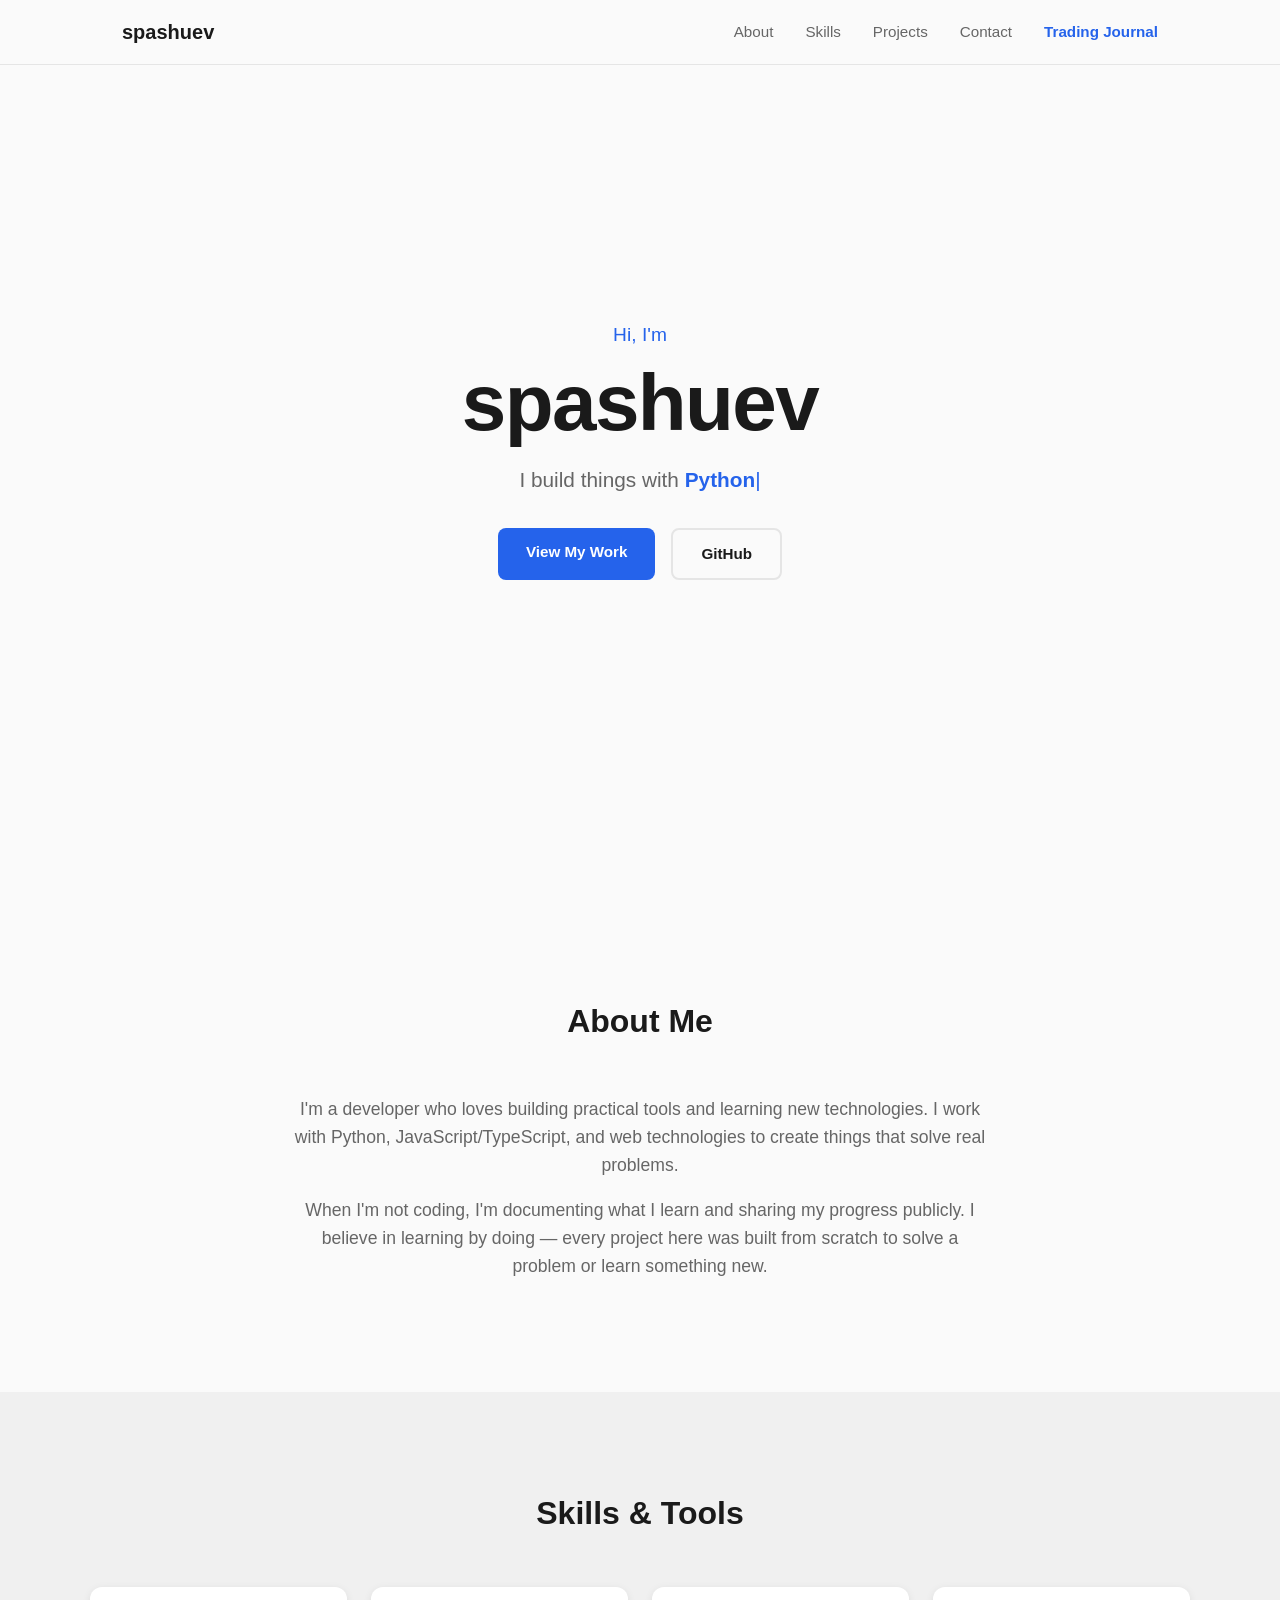
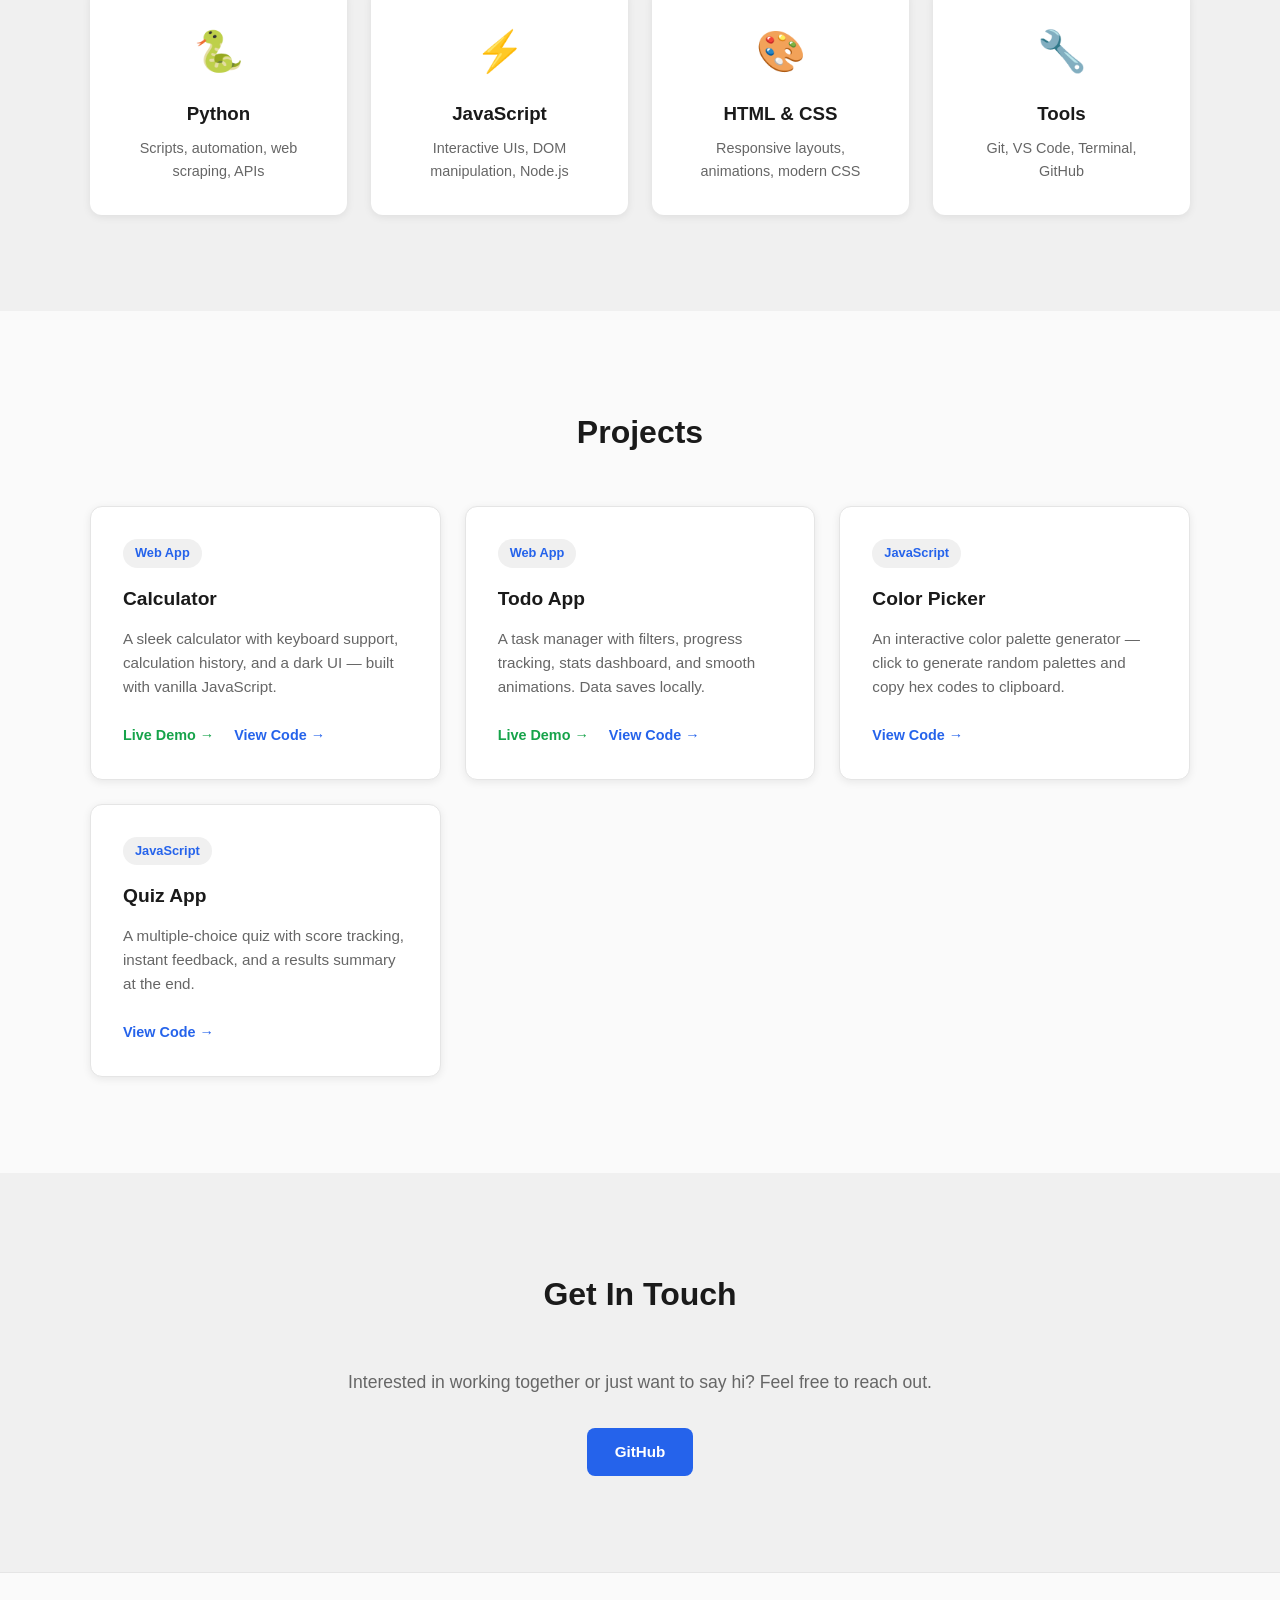
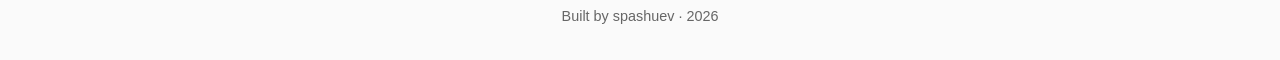
<file: index.html>
<!DOCTYPE html>
<html lang="en">
<head>
    <meta charset="UTF-8">
    <meta name="viewport" content="width=device-width, initial-scale=1.0">
    <title>spashuev — Developer Portfolio</title>
    <link rel="stylesheet" href="css/style.css">
</head>
<body>

    <!-- Navigation -->
    <nav class="nav">
        <div class="nav-container">
            <a href="#" class="nav-logo">spashuev</a>
            <ul class="nav-links">
                <li><a href="#about">About</a></li>
                <li><a href="#skills">Skills</a></li>
                <li><a href="#projects">Projects</a></li>
                <li><a href="#contact">Contact</a></li>
                <li><a href="journal.html" class="nav-journal">Trading Journal</a></li>
            </ul>
            <button class="nav-toggle" aria-label="Toggle menu">
                <span></span>
                <span></span>
                <span></span>
            </button>
        </div>
    </nav>

    <!-- Hero Section -->
    <header class="hero" id="home">
        <div class="hero-content">
            <p class="hero-greeting">Hi, I'm</p>
            <h1 class="hero-name">spashuev</h1>
            <p class="hero-tagline">I build things with <span class="typed-text"></span><span class="cursor">|</span></p>
            <div class="hero-buttons">
                <a href="#projects" class="btn btn-primary">View My Work</a>
                <a href="https://github.com/spashuev" class="btn btn-secondary" target="_blank">GitHub</a>
            </div>
        </div>
    </header>

    <!-- About Section -->
    <section class="section" id="about">
        <div class="container">
            <h2 class="section-title">About Me</h2>
            <div class="about-content">
                <p>I'm a developer who loves building practical tools and learning new technologies. I work with Python, JavaScript/TypeScript, and web technologies to create things that solve real problems.</p>
                <p>When I'm not coding, I'm documenting what I learn and sharing my progress publicly. I believe in learning by doing — every project here was built from scratch to solve a problem or learn something new.</p>
            </div>
        </div>
    </section>

    <!-- Skills Section -->
    <section class="section section-alt" id="skills">
        <div class="container">
            <h2 class="section-title">Skills & Tools</h2>
            <div class="skills-grid">
                <div class="skill-card">
                    <div class="skill-icon">🐍</div>
                    <h3>Python</h3>
                    <p>Scripts, automation, web scraping, APIs</p>
                </div>
                <div class="skill-card">
                    <div class="skill-icon">⚡</div>
                    <h3>JavaScript</h3>
                    <p>Interactive UIs, DOM manipulation, Node.js</p>
                </div>
                <div class="skill-card">
                    <div class="skill-icon">🎨</div>
                    <h3>HTML & CSS</h3>
                    <p>Responsive layouts, animations, modern CSS</p>
                </div>
                <div class="skill-card">
                    <div class="skill-icon">🔧</div>
                    <h3>Tools</h3>
                    <p>Git, VS Code, Terminal, GitHub</p>
                </div>
            </div>
        </div>
    </section>

    <!-- Projects Section -->
    <section class="section" id="projects">
        <div class="container">
            <h2 class="section-title">Projects</h2>
            <div class="projects-grid">

                <div class="project-card">
                    <div class="project-tag">Web App</div>
                    <h3>Calculator</h3>
                    <p>A sleek calculator with keyboard support, calculation history, and a dark UI — built with vanilla JavaScript.</p>
                    <div class="project-links">
                        <a href="calculator.html" class="demo-link">Live Demo →</a>
                        <a href="https://github.com/spashuev/portfolio-website/blob/main/calculator.html" target="_blank">View Code →</a>
                    </div>
                </div>

                <div class="project-card">
                    <div class="project-tag">Web App</div>
                    <h3>Todo App</h3>
                    <p>A task manager with filters, progress tracking, stats dashboard, and smooth animations. Data saves locally.</p>
                    <div class="project-links">
                        <a href="todo.html" class="demo-link">Live Demo →</a>
                        <a href="https://github.com/spashuev/portfolio-website/blob/main/todo.html" target="_blank">View Code →</a>
                    </div>
                </div>

                <div class="project-card">
                    <div class="project-tag">JavaScript</div>
                    <h3>Color Picker</h3>
                    <p>An interactive color palette generator — click to generate random palettes and copy hex codes to clipboard.</p>
                    <div class="project-links">
                        <a href="https://github.com/spashuev/js-projects/tree/main/01-beginner/color-picker" target="_blank">View Code →</a>
                    </div>
                </div>

                <div class="project-card">
                    <div class="project-tag">JavaScript</div>
                    <h3>Quiz App</h3>
                    <p>A multiple-choice quiz with score tracking, instant feedback, and a results summary at the end.</p>
                    <div class="project-links">
                        <a href="https://github.com/spashuev/js-projects/tree/main/01-beginner/quiz-app" target="_blank">View Code →</a>
                    </div>
                </div>

            </div>
        </div>
    </section>

    <!-- Contact Section -->
    <section class="section section-alt" id="contact">
        <div class="container">
            <h2 class="section-title">Get In Touch</h2>
            <p class="contact-text">Interested in working together or just want to say hi? Feel free to reach out.</p>
            <div class="contact-links">
                <a href="https://github.com/spashuev" class="btn btn-primary" target="_blank">GitHub</a>
            </div>
        </div>
    </section>

    <!-- Footer -->
    <footer class="footer">
        <p>Built by spashuev · 2026</p>
    </footer>

    <script src="js/script.js"></script>
</body>
</html>
</file>
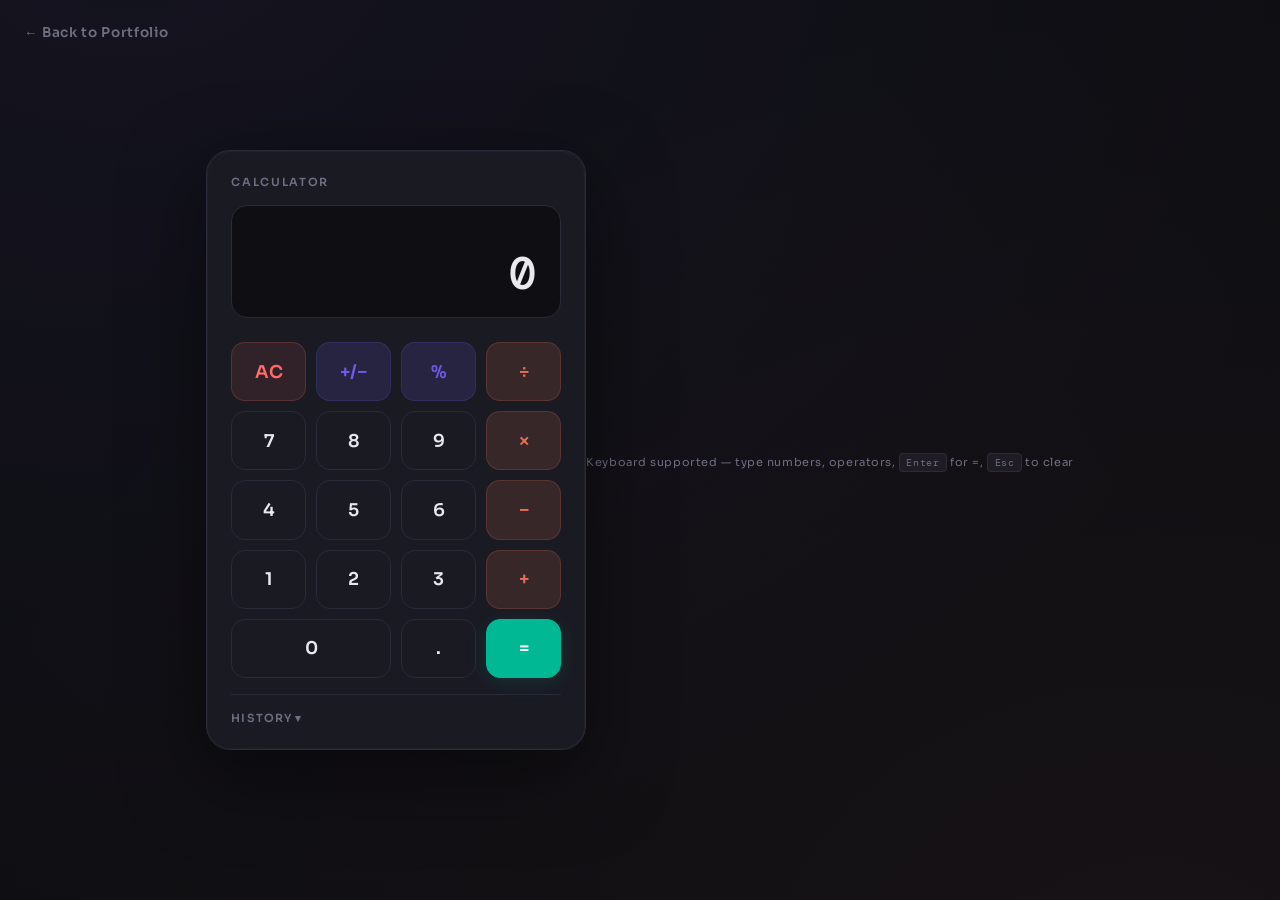
<file: calculator.html>
<!DOCTYPE html>
<html lang="en">
<head>
    <meta charset="UTF-8">
    <meta name="viewport" content="width=device-width, initial-scale=1.0">
    <title>Calculator — spashuev</title>
    <link href="https://fonts.googleapis.com/css2?family=DM+Mono:wght@400;500&family=Sora:wght@400;600;700&display=swap" rel="stylesheet">
    <style>
        *, *::before, *::after { margin: 0; padding: 0; box-sizing: border-box; }

        :root {
            --bg: #0f0f13;
            --surface: #1a1a23;
            --surface-hover: #22222e;
            --border: #2a2a38;
            --text: #e8e8ed;
            --text-muted: #6e6e82;
            --accent: #6c5ce7;
            --accent-glow: rgba(108, 92, 231, 0.15);
            --operator: #e17055;
            --operator-glow: rgba(225, 112, 85, 0.15);
            --equals: #00b894;
            --equals-glow: rgba(0, 184, 148, 0.15);
            --danger: #ff6b6b;
        }

        body {
            font-family: 'Sora', sans-serif;
            background: var(--bg);
            color: var(--text);
            min-height: 100vh;
            display: flex;
            align-items: center;
            justify-content: center;
            overflow: hidden;
        }

        /* Ambient background glow */
        body::before {
            content: '';
            position: fixed;
            top: -50%;
            left: -50%;
            width: 200%;
            height: 200%;
            background: radial-gradient(ellipse at 30% 20%, rgba(108, 92, 231, 0.06) 0%, transparent 50%),
                        radial-gradient(ellipse at 70% 80%, rgba(225, 112, 85, 0.04) 0%, transparent 50%);
            pointer-events: none;
        }

        .back-link {
            position: fixed;
            top: 1.5rem;
            left: 1.5rem;
            color: var(--text-muted);
            text-decoration: none;
            font-size: 0.85rem;
            font-weight: 600;
            letter-spacing: 0.05em;
            transition: color 0.3s;
        }

        .back-link:hover { color: var(--text); }

        .calculator {
            width: 380px;
            background: var(--surface);
            border: 1px solid var(--border);
            border-radius: 24px;
            padding: 1.5rem;
            box-shadow: 0 25px 80px rgba(0,0,0,0.5), 0 0 0 1px rgba(255,255,255,0.03) inset;
            position: relative;
            z-index: 1;
        }

        .calculator-label {
            font-size: 0.7rem;
            font-weight: 600;
            letter-spacing: 0.15em;
            text-transform: uppercase;
            color: var(--text-muted);
            margin-bottom: 1rem;
        }

        /* Display */
        .display {
            background: var(--bg);
            border: 1px solid var(--border);
            border-radius: 16px;
            padding: 1.25rem 1.5rem;
            margin-bottom: 1.5rem;
            min-height: 110px;
            display: flex;
            flex-direction: column;
            justify-content: flex-end;
            align-items: flex-end;
            overflow: hidden;
        }

        .display-expression {
            font-family: 'DM Mono', monospace;
            font-size: 0.95rem;
            color: var(--text-muted);
            margin-bottom: 0.5rem;
            min-height: 1.2em;
            word-break: break-all;
        }

        .display-value {
            font-family: 'DM Mono', monospace;
            font-size: 2.8rem;
            font-weight: 500;
            line-height: 1;
            color: var(--text);
            word-break: break-all;
            transition: font-size 0.2s;
        }

        .display-value.long { font-size: 2rem; }
        .display-value.very-long { font-size: 1.4rem; }

        /* Button grid */
        .buttons {
            display: grid;
            grid-template-columns: repeat(4, 1fr);
            gap: 10px;
        }

        .btn {
            font-family: 'Sora', sans-serif;
            font-size: 1.1rem;
            font-weight: 600;
            border: 1px solid var(--border);
            border-radius: 14px;
            padding: 1.1rem 0;
            cursor: pointer;
            transition: all 0.15s ease;
            position: relative;
            overflow: hidden;
            -webkit-tap-highlight-color: transparent;
        }

        .btn::after {
            content: '';
            position: absolute;
            inset: 0;
            border-radius: 14px;
            opacity: 0;
            transition: opacity 0.15s;
        }

        /* Number buttons */
        .btn-num {
            background: var(--surface);
            color: var(--text);
        }
        .btn-num:hover { background: var(--surface-hover); transform: translateY(-1px); }
        .btn-num:active { transform: translateY(1px); }

        /* Operator buttons */
        .btn-op {
            background: var(--operator-glow);
            color: var(--operator);
            border-color: rgba(225, 112, 85, 0.2);
        }
        .btn-op:hover { background: rgba(225, 112, 85, 0.25); transform: translateY(-1px); }
        .btn-op:active { transform: translateY(1px); }

        /* Function buttons */
        .btn-func {
            background: var(--accent-glow);
            color: var(--accent);
            border-color: rgba(108, 92, 231, 0.2);
        }
        .btn-func:hover { background: rgba(108, 92, 231, 0.25); transform: translateY(-1px); }
        .btn-func:active { transform: translateY(1px); }

        /* Equals */
        .btn-eq {
            background: var(--equals);
            color: #fff;
            border-color: var(--equals);
            box-shadow: 0 4px 20px var(--equals-glow);
        }
        .btn-eq:hover { filter: brightness(1.1); transform: translateY(-1px); box-shadow: 0 6px 30px rgba(0, 184, 148, 0.25); }
        .btn-eq:active { transform: translateY(1px); }

        /* Clear */
        .btn-clear {
            background: rgba(255, 107, 107, 0.1);
            color: var(--danger);
            border-color: rgba(255, 107, 107, 0.2);
        }
        .btn-clear:hover { background: rgba(255, 107, 107, 0.2); transform: translateY(-1px); }

        .btn-wide { grid-column: span 2; }

        /* Ripple animation */
        @keyframes ripple {
            to { transform: scale(4); opacity: 0; }
        }

        .ripple {
            position: absolute;
            border-radius: 50%;
            background: rgba(255,255,255,0.15);
            width: 40px;
            height: 40px;
            transform: scale(0);
            animation: ripple 0.5s ease-out;
            pointer-events: none;
        }

        /* History */
        .history-toggle {
            display: flex;
            align-items: center;
            justify-content: space-between;
            margin-top: 1rem;
            padding-top: 1rem;
            border-top: 1px solid var(--border);
        }

        .history-label {
            font-size: 0.7rem;
            font-weight: 600;
            letter-spacing: 0.1em;
            text-transform: uppercase;
            color: var(--text-muted);
            cursor: pointer;
            transition: color 0.3s;
        }

        .history-label:hover { color: var(--text); }

        .history-list {
            max-height: 0;
            overflow: hidden;
            transition: max-height 0.4s ease;
        }

        .history-list.open {
            max-height: 200px;
            overflow-y: auto;
        }

        .history-item {
            font-family: 'DM Mono', monospace;
            font-size: 0.8rem;
            color: var(--text-muted);
            padding: 0.4rem 0;
            text-align: right;
            border-bottom: 1px solid rgba(255,255,255,0.03);
        }

        .history-item span {
            color: var(--text);
            font-weight: 500;
        }

        /* Keyboard hint */
        .kbd-hint {
            text-align: center;
            margin-top: 1.5rem;
            font-size: 0.7rem;
            color: var(--text-muted);
            letter-spacing: 0.05em;
        }

        kbd {
            background: var(--surface);
            border: 1px solid var(--border);
            padding: 0.1rem 0.4rem;
            border-radius: 4px;
            font-family: 'DM Mono', monospace;
            font-size: 0.65rem;
        }
    </style>
</head>
<body>

<a href="index.html" class="back-link">← Back to Portfolio</a>

<div class="calculator">
    <div class="calculator-label">Calculator</div>

    <div class="display">
        <div class="display-expression" id="expression"></div>
        <div class="display-value" id="display">0</div>
    </div>

    <div class="buttons">
        <button class="btn btn-clear" data-action="clear">AC</button>
        <button class="btn btn-func" data-action="toggle">+/−</button>
        <button class="btn btn-func" data-action="percent">%</button>
        <button class="btn btn-op" data-action="operator" data-value="/">÷</button>

        <button class="btn btn-num" data-action="number" data-value="7">7</button>
        <button class="btn btn-num" data-action="number" data-value="8">8</button>
        <button class="btn btn-num" data-action="number" data-value="9">9</button>
        <button class="btn btn-op" data-action="operator" data-value="*">×</button>

        <button class="btn btn-num" data-action="number" data-value="4">4</button>
        <button class="btn btn-num" data-action="number" data-value="5">5</button>
        <button class="btn btn-num" data-action="number" data-value="6">6</button>
        <button class="btn btn-op" data-action="operator" data-value="-">−</button>

        <button class="btn btn-num" data-action="number" data-value="1">1</button>
        <button class="btn btn-num" data-action="number" data-value="2">2</button>
        <button class="btn btn-num" data-action="number" data-value="3">3</button>
        <button class="btn btn-op" data-action="operator" data-value="+">+</button>

        <button class="btn btn-num btn-wide" data-action="number" data-value="0">0</button>
        <button class="btn btn-num" data-action="decimal">.</button>
        <button class="btn btn-eq" data-action="equals">=</button>
    </div>

    <div class="history-toggle">
        <span class="history-label" id="historyToggle">History ▾</span>
    </div>
    <div class="history-list" id="historyList"></div>
</div>

<div class="kbd-hint">Keyboard supported — type numbers, operators, <kbd>Enter</kbd> for =, <kbd>Esc</kbd> to clear</div>

<script>
    const display = document.getElementById('display');
    const expression = document.getElementById('expression');
    const historyList = document.getElementById('historyList');
    const historyToggle = document.getElementById('historyToggle');

    let currentValue = '0';
    let previousValue = '';
    let operator = null;
    let shouldResetDisplay = false;
    let history = [];

    const opSymbols = { '/': '÷', '*': '×', '-': '−', '+': '+' };

    function updateDisplay() {
        display.textContent = currentValue;
        display.className = 'display-value';
        if (currentValue.length > 10) display.classList.add('very-long');
        else if (currentValue.length > 7) display.classList.add('long');
    }

    function updateExpression() {
        if (operator && previousValue) {
            expression.textContent = `${previousValue} ${opSymbols[operator] || operator}`;
        } else {
            expression.textContent = '';
        }
    }

    function addRipple(e, btn) {
        const ripple = document.createElement('span');
        ripple.className = 'ripple';
        const rect = btn.getBoundingClientRect();
        ripple.style.left = (e.clientX - rect.left - 20) + 'px';
        ripple.style.top = (e.clientY - rect.top - 20) + 'px';
        btn.appendChild(ripple);
        setTimeout(() => ripple.remove(), 500);
    }

    function calculate(a, b, op) {
        a = parseFloat(a);
        b = parseFloat(b);
        switch (op) {
            case '+': return a + b;
            case '-': return a - b;
            case '*': return a * b;
            case '/': return b === 0 ? 'Error' : a / b;
        }
    }

    function formatResult(num) {
        if (num === 'Error') return 'Error';
        if (typeof num === 'number') {
            if (Math.abs(num) > 999999999999) return num.toExponential(4);
            const str = parseFloat(num.toFixed(10)).toString();
            return str;
        }
        return num;
    }

    function addToHistory(expr, result) {
        history.unshift({ expr, result });
        if (history.length > 10) history.pop();
        renderHistory();
    }

    function renderHistory() {
        historyList.innerHTML = history.map(h =>
            `<div class="history-item">${h.expr} = <span>${h.result}</span></div>`
        ).join('');
    }

    function handleAction(action, value) {
        switch (action) {
            case 'number':
                if (currentValue === '0' || shouldResetDisplay) {
                    currentValue = value;
                    shouldResetDisplay = false;
                } else {
                    if (currentValue.length >= 15) return;
                    currentValue += value;
                }
                break;

            case 'decimal':
                if (shouldResetDisplay) {
                    currentValue = '0.';
                    shouldResetDisplay = false;
                } else if (!currentValue.includes('.')) {
                    currentValue += '.';
                }
                break;

            case 'operator':
                if (operator && !shouldResetDisplay) {
                    const result = calculate(previousValue, currentValue, operator);
                    const expr = `${previousValue} ${opSymbols[operator]} ${currentValue}`;
                    currentValue = formatResult(result);
                    addToHistory(expr, currentValue);
                }
                previousValue = currentValue;
                operator = value;
                shouldResetDisplay = true;
                updateExpression();
                break;

            case 'equals':
                if (operator && previousValue) {
                    const expr = `${previousValue} ${opSymbols[operator]} ${currentValue}`;
                    const result = calculate(previousValue, currentValue, operator);
                    currentValue = formatResult(result);
                    addToHistory(expr, currentValue);
                    operator = null;
                    previousValue = '';
                    shouldResetDisplay = true;
                    expression.textContent = '';
                }
                break;

            case 'clear':
                currentValue = '0';
                previousValue = '';
                operator = null;
                shouldResetDisplay = false;
                expression.textContent = '';
                break;

            case 'toggle':
                if (currentValue !== '0' && currentValue !== 'Error') {
                    currentValue = currentValue.startsWith('-')
                        ? currentValue.slice(1)
                        : '-' + currentValue;
                }
                break;

            case 'percent':
                currentValue = formatResult(parseFloat(currentValue) / 100);
                break;
        }
        updateDisplay();
    }

    // Click handlers
    document.querySelectorAll('.btn').forEach(btn => {
        btn.addEventListener('click', (e) => {
            addRipple(e, btn);
            handleAction(btn.dataset.action, btn.dataset.value);
        });
    });

    // Keyboard support
    document.addEventListener('keydown', (e) => {
        if (e.key >= '0' && e.key <= '9') handleAction('number', e.key);
        else if (e.key === '.') handleAction('decimal');
        else if (['+', '-', '*', '/'].includes(e.key)) handleAction('operator', e.key);
        else if (e.key === 'Enter' || e.key === '=') { e.preventDefault(); handleAction('equals'); }
        else if (e.key === 'Escape') handleAction('clear');
        else if (e.key === '%') handleAction('percent');
        else if (e.key === 'Backspace') {
            if (currentValue.length > 1) currentValue = currentValue.slice(0, -1);
            else currentValue = '0';
            updateDisplay();
        }
    });

    // History toggle
    historyToggle.addEventListener('click', () => {
        historyList.classList.toggle('open');
        historyToggle.textContent = historyList.classList.contains('open') ? 'History ▴' : 'History ▾';
    });

    updateDisplay();
</script>
</body>
</html>
</file>
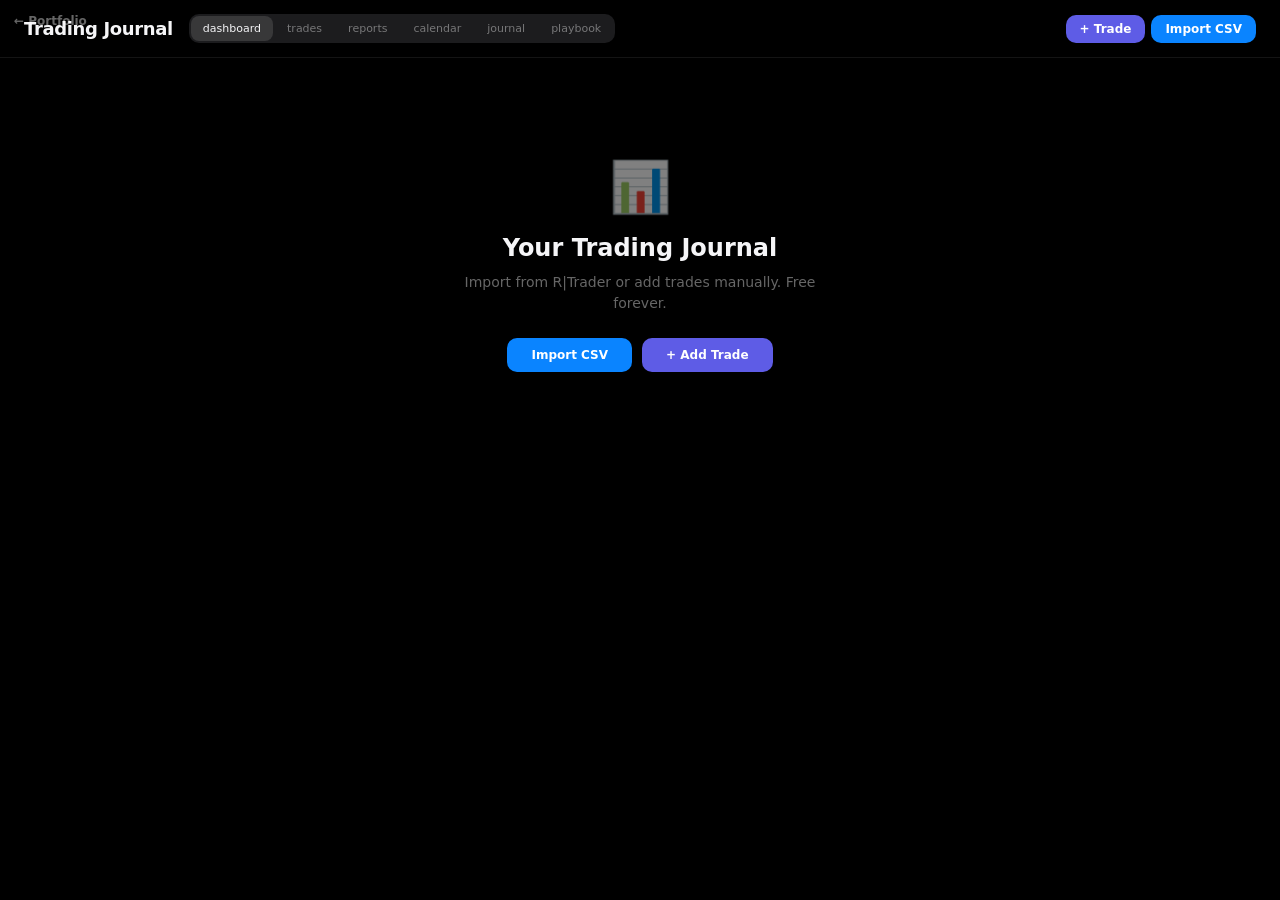
<file: journal.html>
<!DOCTYPE html>
<html lang="en">
<head>
<meta charset="UTF-8">
<meta name="viewport" content="width=device-width, initial-scale=1.0">
<title>Trading Journal — spashuev</title>
<style>
:root{--bg:#000;--card:#1c1c1e;--hover:rgba(255,255,255,0.04);--border:rgba(255,255,255,0.08);--text1:#f5f5f7;--text2:rgba(255,255,255,0.7);--text3:rgba(255,255,255,0.4);--green:#34c759;--red:#ff453a;--blue:#0a84ff;--purple:#5e5ce6;--orange:#ff9f0a;--yellow:#ffd60a;--pink:#ff375f}
*,*::before,*::after{box-sizing:border-box;margin:0;padding:0}
body{font-family:-apple-system,BlinkMacSystemFont,'SF Pro Display',system-ui,sans-serif;background:var(--bg);color:var(--text1);-webkit-font-smoothing:antialiased;min-height:100vh}
::-webkit-scrollbar{width:6px}::-webkit-scrollbar-track{background:transparent}::-webkit-scrollbar-thumb{background:rgba(255,255,255,0.15);border-radius:3px}
input,select,textarea,button{font-family:inherit}
.hdr{padding:14px 24px;display:flex;align-items:center;justify-content:space-between;border-bottom:1px solid var(--border);backdrop-filter:blur(20px);position:sticky;top:0;z-index:50;background:rgba(0,0,0,0.85);flex-wrap:wrap;gap:10px}
.hdr-l{display:flex;align-items:center;gap:16px}.logo{font-size:18px;font-weight:700;letter-spacing:-0.02em}
.nav{display:flex;gap:2px;background:var(--card);border-radius:10px;padding:2px}
.nb{font-size:11px;font-weight:500;padding:6px 12px;border-radius:8px;border:none;cursor:pointer;transition:all 0.2s;background:transparent;color:var(--text3)}
.nb.a{background:rgba(255,255,255,0.12);color:var(--text1)}
.hdr-r{display:flex;gap:6px;align-items:center;flex-wrap:wrap}
.btn{font-size:12px;font-weight:600;padding:7px 14px;border-radius:10px;border:none;cursor:pointer;transition:all 0.15s}
.btn:hover{filter:brightness(1.1)}.btn-b{background:var(--blue);color:#fff}.btn-p{background:var(--purple);color:#fff}
.btn-g{background:transparent;border:1px solid var(--border);color:var(--text2)}.btn-r{background:rgba(255,69,58,0.08);border:1px solid rgba(255,69,58,0.3);color:var(--red)}
.ctr{max-width:1280px;margin:0 auto;padding:20px 24px}
.sr{display:flex;gap:10px;flex-wrap:wrap;margin-bottom:12px}
.sc{background:var(--card);border-radius:14px;padding:14px 18px;border:1px solid var(--border);flex:1;min-width:130px}
.sl_c{font-size:10px;font-weight:600;color:var(--text3);text-transform:uppercase;letter-spacing:0.05em;margin-bottom:4px}
.sv{font-size:20px;font-weight:700;letter-spacing:-0.02em;font-variant-numeric:tabular-nums}
.ss_c{font-size:10px;color:var(--text3);margin-top:2px}
.g{color:var(--green)}.r{color:var(--red)}.bl{color:var(--blue)}.pu{color:var(--purple)}.or{color:var(--orange)}
.cd{background:var(--card);border-radius:14px;padding:18px;border:1px solid var(--border);margin-bottom:12px}
.ct{font-size:15px;font-weight:600;margin-bottom:12px}
.fl_c{display:flex;gap:8px;flex-wrap:wrap;align-items:center;margin-bottom:12px}
.fs_c{background:var(--card);border:1px solid var(--border);border-radius:8px;padding:6px 10px;color:var(--text1);font-size:12px;outline:none}
.fs_c option{background:#1c1c1e}.fi_c{background:var(--card);border:1px solid var(--border);border-radius:8px;padding:6px 10px;color:var(--text1);font-size:12px;outline:none}
.fi_c:focus,.fs_c:focus{border-color:var(--blue)}
.th-h{display:grid;grid-template-columns:85px 62px 44px 80px 80px 90px 65px 60px 1fr 26px;padding:8px 12px;border-bottom:1px solid var(--border);gap:5px}
.th{font-size:10px;font-weight:600;color:var(--text3);text-transform:uppercase;letter-spacing:0.04em}
.trow{display:grid;grid-template-columns:85px 62px 44px 80px 80px 90px 65px 60px 1fr 26px;align-items:center;padding:10px 12px;border-bottom:1px solid var(--border);cursor:pointer;transition:background 0.12s;gap:5px}
.trow:hover{background:var(--hover)}
.sbdg{font-size:10px;font-weight:600;padding:2px 6px;border-radius:5px;text-align:center}
.sbl{background:rgba(52,199,89,0.1);color:var(--green)}.sbs{background:rgba(255,69,58,0.1);color:var(--red)}
.tgb{font-size:9px;font-weight:600;padding:1px 6px;border-radius:100px;background:rgba(94,92,230,0.12);color:var(--purple);margin-right:3px}
.tn{font-variant-numeric:tabular-nums}
.star{font-size:12px;color:var(--text3);cursor:pointer}.star.on{color:var(--yellow)}
.cg{display:grid;grid-template-columns:repeat(7,1fr);gap:3px}
.chd{text-align:center;font-size:10px;font-weight:600;color:var(--text3);padding:6px 0}
.ccl{border-radius:8px;padding:6px 3px;text-align:center;min-height:54px;display:flex;flex-direction:column;justify-content:center}
.ov{position:fixed;inset:0;background:rgba(0,0,0,0.7);z-index:100;display:flex;align-items:center;justify-content:center;padding:14px;backdrop-filter:blur(8px)}
.md{background:var(--card);border-radius:18px;border:1px solid var(--border);width:100%;max-width:720px;max-height:92vh;overflow-y:auto;box-shadow:0 25px 80px rgba(0,0,0,0.5)}
.md-h{display:flex;justify-content:space-between;align-items:center;padding:16px 20px;border-bottom:1px solid var(--border)}
.md-x{width:26px;height:26px;border-radius:50%;background:rgba(255,255,255,0.1);border:none;color:var(--text2);font-size:14px;cursor:pointer;display:flex;align-items:center;justify-content:center}
.md-x:hover{background:rgba(255,255,255,0.2)}
.md-b{padding:20px}
.dg{display:grid;grid-template-columns:1fr 1fr 1fr;gap:8px;margin-bottom:16px}
.di{background:var(--bg);border-radius:10px;padding:10px 12px}
.dl{font-size:10px;font-weight:600;color:var(--text3);text-transform:uppercase;letter-spacing:0.04em;margin-bottom:2px}
.dv{font-size:15px;font-weight:700;font-variant-numeric:tabular-nums}
.dv2{font-size:12px;font-weight:600;font-variant-numeric:tabular-nums}
.tw{display:flex;gap:4px;flex-wrap:wrap}
.tgs{font-size:11px;font-weight:500;padding:4px 10px;border-radius:100px;border:1px solid var(--border);background:transparent;color:var(--text2);cursor:pointer;transition:all 0.15s}
.tgs.a{border-color:var(--purple);background:rgba(94,92,230,0.12);color:var(--purple)}
.tgs.emo{border-color:var(--orange);color:var(--orange)}.tgs.emo.a{background:rgba(255,159,10,0.12)}
.tgs.mis{border-color:var(--pink);color:var(--pink)}.tgs.mis.a{background:rgba(255,55,95,0.12)}
.fg{display:grid;grid-template-columns:1fr 1fr;gap:10px}.ff{display:flex;flex-direction:column;gap:4px}
.flab{font-size:11px;font-weight:600;color:var(--text3)}.fin{background:var(--bg);border:1px solid var(--border);border-radius:8px;padding:8px 12px;color:var(--text1);font-size:13px;outline:none;width:100%}
.fin:focus{border-color:var(--blue)}.fsp{grid-column:span 2}
.eq-svg{width:100%;height:120px}
.sym-r{display:flex;justify-content:space-between;align-items:center;padding:10px 12px;background:var(--bg);border-radius:10px;margin-bottom:6px}
.empty{text-align:center;padding:80px 20px}
.bk{position:fixed;top:14px;left:14px;color:var(--text3);text-decoration:none;font-size:12px;font-weight:600;z-index:60}.bk:hover{color:var(--text1)}
.rbar{display:flex;align-items:center;gap:8px;margin-bottom:6px}
.rbar-l{font-size:11px;color:var(--text2);width:55px;text-align:right;flex-shrink:0}
.rbar-f{height:22px;border-radius:5px;min-width:2px;transition:width 0.5s;display:flex;align-items:center;padding-left:7px;font-size:10px;font-weight:600;color:#fff}
.rbar-v{font-size:11px;font-weight:600;width:65px;text-align:right;flex-shrink:0;font-variant-numeric:tabular-nums}
.je{background:var(--bg);border-radius:10px;padding:14px;margin-bottom:8px;border:1px solid var(--border)}
.pb-c{background:var(--bg);border-radius:10px;padding:14px;margin-bottom:8px;border:1px solid var(--border);cursor:pointer;transition:border-color 0.2s}
.pb-c:hover{border-color:var(--purple)}
.g2{display:grid;grid-template-columns:1fr 1fr;gap:12px}
.scr{width:80px;height:80px;position:relative;display:inline-flex;align-items:center;justify-content:center}
.scr svg{position:absolute;transform:rotate(-90deg)}.scr-n{font-size:22px;font-weight:800;z-index:1}
.img-prev{width:100%;max-height:200px;object-fit:contain;border-radius:8px;margin-top:8px;border:1px solid var(--border)}
@media(max-width:768px){.hdr{padding:10px 12px}.ctr{padding:12px}.th-h,.trow{grid-template-columns:65px 50px 40px 1fr 24px}.hm{display:none}.dg{grid-template-columns:1fr 1fr}.fg{grid-template-columns:1fr}.fsp{grid-column:span 1}.g2{grid-template-columns:1fr}}
</style>
</head>
<body>
<a href="index.html" class="bk">← Portfolio</a>
<div id="app"></div>
<script>
const TV={ES:{t:.25,pv:50,n:"E-mini S&P"},MES:{t:.25,pv:5,n:"Micro S&P"},NQ:{t:.25,pv:20,n:"E-mini Nasdaq"},MNQ:{t:.25,pv:2,n:"Micro Nasdaq"},YM:{t:1,pv:5,n:"E-mini Dow"},MYM:{t:1,pv:.5,n:"Micro Dow"},RTY:{t:.1,pv:50,n:"Russell"},M2K:{t:.1,pv:5,n:"Micro Russell"},CL:{t:.01,pv:1000,n:"Crude Oil"},GC:{t:.1,pv:100,n:"Gold"}};
const STAGS=["Breakout","Pullback","Reversal","Scalp","Trend","Range","News","Open Drive","VWAP","Gap Fill","Momentum","Mean Reversion"];
const ETAGS=["Confident","Fearful","Greedy","Patient","Anxious","Calm","FOMO","Revenge","Disciplined","Hesitant"];
const MTAGS=["Early Entry","Late Entry","Moved Stop","No Stop","Over-sized","Under-sized","Chased","Held Too Long","Cut Too Early","No Plan","Emotional","Over-traded"];
function gbs(s){const c=s.replace(/"/g,"").trim(),m=c.match(/^(M2K|MYM|MNQ|MES|RTY|ES|NQ|YM|CL|GC)/i);return m?m[1].toUpperCase():c.replace(/[A-Z]\d$/,"");}
function gsp(s){return TV[gbs(s)]||{t:.25,pv:50,n:s};}
const F=(n,d=2)=>Number(n).toFixed(d),FC=n=>`${n>=0?"+":""}$${Math.abs(n).toFixed(2)}`,FD=d=>new Date(d).toLocaleDateString("en-US",{month:"short",day:"numeric"}),FT=d=>new Date(d).toLocaleTimeString("en-US",{hour:"numeric",minute:"2-digit"}),FF=d=>new Date(d).toLocaleString("en-US",{month:"short",day:"numeric",hour:"numeric",minute:"2-digit"});
let S={trades:[],view:"dashboard",filter:{symbol:"all",side:"all",result:"all",df:"",dt:"",playbook:"all"},sort:"time",sel:null,showManual:false,journal:{},playbooks:[],showJF:false,showPF:false,editPB:null};
function load(){try{const d=localStorage.getItem("tj-v3");if(d){const p=JSON.parse(d);S.trades=p.trades||[];S.journal=p.journal||{};S.playbooks=p.playbooks||[];}}catch(e){}}
function save(){try{localStorage.setItem("tj-v3",JSON.stringify({trades:S.trades,journal:S.journal,playbooks:S.playbooks}));}catch(e){}}
function parseCSV(text){const lines=text.split("\n");let inC=false,hd=[];const o=[];for(const line of lines){const t=line.trim();if(t==="Completed Orders"){inC=true;continue;}if(!inC||!t||t==="Working Orders")continue;const cols=t.split(/,(?=(?:[^"]*"[^"]*")*[^"]*$)/).map(c=>c.replace(/^"|"$/g,"").trim());if(cols[0]==="Account"){hd=cols;continue;}if(!hd.length)continue;const row={};hd.forEach((h,i)=>row[h]=cols[i]||"");if(row.Status==="Filled")o.push({side:row["Buy/Sell"],qty:parseInt(row["Qty To Fill"])||0,symbol:row.Symbol,price:parseFloat(row["Avg Fill Price"])||0,time:row["Update Time (FLEST)"]||"",comm:parseFloat(row["Commission Fill Rate"])||0,acct:row.Account||"default"});}return o.sort((a,b)=>new Date(a.time)-new Date(b.time));}
function matchTrades(orders){const byS={};for(const o of orders)(byS[o.symbol]=byS[o.symbol]||[]).push(o);const trades=[];for(const[sym,so]of Object.entries(byS)){const sp=gsp(sym);let pos=[],cs=null;for(const ord of so){if(!cs||!pos.length){cs=ord.side;pos.push({...ord});continue;}if(ord.side===cs){pos.push({...ord});continue;}let cq=ord.qty;const entries=[];let teq=0,tev=0,tc=ord.comm*ord.qty;while(cq>0&&pos.length>0){const e=pos[0];const mq=Math.min(e.qty,cq);entries.push({price:e.price,qty:mq,time:e.time});tev+=e.price*mq;teq+=mq;tc+=e.comm*mq;e.qty-=mq;cq-=mq;if(e.qty===0)pos.shift();}if(teq>0){const ae=tev/teq,ep=ord.price,isL=cs==="B",diff=isL?(ep-ae):(ae-ep),gross=diff*sp.pv*teq;trades.push({id:`${sym}-${entries[0].time}-${ord.time}`,symbol:sym,base:gbs(sym),side:isL?"Long":"Short",qty:teq,avgE:ae,avgX:ep,entries,xTime:ord.time,eTime:entries[0].time,gross,net:gross-tc,comm:tc,diff,ticks:diff/sp.t,tag:"",notes:"",src:"rithmic",rating:0,emotions:[],mistakes:[],sl:null,tp:null,rMultiple:null,screenshot:null,account:ord.acct||"default",playbook:""});}if(cq>0){cs=ord.side;pos=[{...ord,qty:cq}];}else if(!pos.length)cs=null;}}return trades.sort((a,b)=>new Date(a.eTime)-new Date(b.eTime));}
function gft(){let r=[...S.trades];const f=S.filter;if(f.symbol!=="all")r=r.filter(t=>t.base===f.symbol);if(f.side!=="all")r=r.filter(t=>t.side===f.side);if(f.result!=="all")r=r.filter(t=>f.result==="win"?t.net>=0:t.net<0);if(f.df)r=r.filter(t=>t.eTime.split(" ")[0]>=f.df);if(f.dt)r=r.filter(t=>t.eTime.split(" ")[0]<=f.dt);if(f.playbook!=="all")r=r.filter(t=>t.playbook===f.playbook);if(S.sort==="pnl")r.sort((a,b)=>b.net-a.net);else if(S.sort==="rating")r.sort((a,b)=>b.rating-a.rating);else r.sort((a,b)=>new Date(b.eTime)-new Date(a.eTime));return r;}
function gst(tr){if(!tr.length)return null;const w=tr.filter(t=>t.net>=0),l=tr.filter(t=>t.net<0);const tp=tr.reduce((s,t)=>s+t.net,0),tc=tr.reduce((s,t)=>s+t.comm,0);const aw=w.length?w.reduce((s,t)=>s+t.net,0)/w.length:0,al=l.length?l.reduce((s,t)=>s+t.net,0)/l.length:0;const pf=l.length&&al?Math.abs(aw*w.length)/Math.abs(al*l.length):0;const at=tr.reduce((s,t)=>s+t.ticks,0)/tr.length;let eq=0;const curve=tr.map(t=>{eq+=t.net;return eq;});let me=0,md=0;for(const e of curve){me=Math.max(me,e);md=Math.min(md,e-me);}let cs=0,ms=0,cls=0,mls=0;for(const t of tr){if(t.net>=0){cs++;cls=0;ms=Math.max(ms,cs);}else{cls++;cs=0;mls=Math.max(mls,cls);}}const wr=w.length/tr.length;const score=Math.round(Math.min(100,Math.max(0,wr*40+(pf>1?Math.min(pf,3)/3*25:0)+(tr.length>=10?15:tr.length*1.5)+(at>0?Math.min(at/10,1)*20:0))));return{total:tr.length,wins:w.length,losses:l.length,wr:wr*100,tp,tc,aw,al,pf,at,md,curve,lw:w.length?Math.max(...w.map(t=>t.net)):0,ll:l.length?Math.min(...l.map(t=>t.net)):0,ms,mls,score};}
function gsyms(){return[...new Set(S.trades.map(t=>t.base))];}
function byHour(tr){const h={};tr.forEach(t=>{const hr=new Date(t.eTime).getHours();if(!h[hr])h[hr]={pnl:0,n:0,w:0};h[hr].pnl+=t.net;h[hr].n++;if(t.net>=0)h[hr].w++;});return h;}
function byDOW(tr){const d={};const days=["Sun","Mon","Tue","Wed","Thu","Fri","Sat"];tr.forEach(t=>{const day=days[new Date(t.eTime).getDay()];if(!d[day])d[day]={pnl:0,n:0,w:0};d[day].pnl+=t.net;d[day].n++;if(t.net>=0)d[day].w++;});return d;}
function byKey(tr,key){const m={};tr.forEach(t=>{const k=t[key]||"None";if(!m[k])m[k]={pnl:0,n:0,w:0};m[k].pnl+=t.net;m[k].n++;if(t.net>=0)m[k].w++;});return m;}
function byArr(tr,key){const m={};tr.forEach(t=>{(t[key]||[]).forEach(v=>{if(!m[v])m[v]={pnl:0,n:0,w:0};m[v].pnl+=t.net;m[v].n++;if(t.net>=0)m[v].w++;});});return m;}

function R(){document.getElementById("app").innerHTML=rHdr()+'<div class="ctr">'+rContent()+'</div>'+rModals();bindAll();}
function rHdr(){return`<div class="hdr"><div class="hdr-l"><div class="logo">Trading Journal</div><div class="nav">${["dashboard","trades","reports","calendar","journal","playbook"].map(v=>`<button class="nb ${S.view===v?"a":""}" data-v="${v}">${v}</button>`).join("")}</div></div><div class="hdr-r">${S.trades.length?`<button class="btn btn-g" data-a="export">Export</button>`:""}<button class="btn btn-p" data-a="manual">+ Trade</button><input type="file" id="csv" accept=".csv" style="display:none"><button class="btn btn-b" data-a="import">Import CSV</button>${S.trades.length?`<button class="btn btn-r" data-a="clear">Clear</button>`:""}</div></div>`;}
function rContent(){if(!S.trades.length&&S.view!=="journal"&&S.view!=="playbook")return`<div class="empty"><div style="font-size:50px;margin-bottom:18px;opacity:0.5">📊</div><div style="font-size:24px;font-weight:700;margin-bottom:10px">Your Trading Journal</div><div style="font-size:14px;color:var(--text3);max-width:360px;margin:0 auto 24px;line-height:1.5">Import from R|Trader or add trades manually. Free forever.</div><div style="display:flex;gap:10px;justify-content:center"><button class="btn btn-b" data-a="import" style="padding:10px 24px">Import CSV</button><button class="btn btn-p" data-a="manual" style="padding:10px 24px">+ Add Trade</button></div></div>`;switch(S.view){case"dashboard":return rDash();case"trades":return rTrades();case"reports":return rReports();case"calendar":return rCal();case"journal":return rJournal();case"playbook":return rPlaybook();}return"";}
function rDash(){const s=gst(S.trades);if(!s)return"";return rScore(s)+rStats(s)+rEquity(s)+`<div class="g2">`+rSymB()+rStreaks(s)+`</div>`;}
function rScore(s){const c=s.score>=70?"var(--green)":s.score>=40?"var(--orange)":"var(--red)";const pct=s.score/100*226;return`<div class="cd" style="display:flex;align-items:center;gap:24px"><div class="scr"><svg width="80" height="80" viewBox="0 0 80 80"><circle cx="40" cy="40" r="36" fill="none" stroke="var(--border)" stroke-width="6"/><circle cx="40" cy="40" r="36" fill="none" stroke="${c}" stroke-width="6" stroke-dasharray="${pct} 226" stroke-linecap="round"/></svg><div class="scr-n" style="color:${c}">${s.score}</div></div><div><div style="font-size:17px;font-weight:700;margin-bottom:4px">Performance Score</div><div style="font-size:12px;color:var(--text3);line-height:1.5">Based on win rate, profit factor, consistency & avg ticks.<br>${s.score>=70?"Strong performance!":s.score>=40?"Room to improve — check reports.":"Focus on discipline & risk management."}</div></div></div>`;}
function rStats(s){const c=(l,v,cl,sub)=>`<div class="sc"><div class="sl_c">${l}</div><div class="sv ${cl||""}">${v}</div>${sub?`<div class="ss_c">${sub}</div>`:""}</div>`;return`<div class="sr">${c("Net P&L",FC(s.tp),s.tp>=0?"g":"r",s.total+" trades")}${c("Win Rate",F(s.wr,1)+"%",s.wr>=50?"g":"r",s.wins+"W / "+s.losses+"L")}${c("Profit Factor",F(s.pf,2),s.pf>=1?"g":"r")}${c("Avg Win",FC(s.aw),"g")}${c("Avg Loss",FC(s.al),"r")}</div><div class="sr">${c("Largest Win",FC(s.lw),"g")}${c("Largest Loss",FC(s.ll),"r")}${c("Avg Ticks",F(s.at,1),s.at>=0?"g":"r")}${c("Max Drawdown",FC(s.md),"r")}${c("Commissions","$"+F(s.tc,2))}</div>`;}
function rEquity(s){const p=s.curve;if(p.length<2)return"";const mn=Math.min(0,...p),mx=Math.max(0,...p),rg=mx-mn||1;const w=Math.max(p.length*6,200);const tX=i=>(i/(p.length-1))*w;const tY=v=>105-((v-mn)/rg)*95;const zY=tY(0);const path=p.map((v,i)=>`${i===0?"M":"L"}${tX(i)},${tY(v)}`).join(" ");const area=`${path} L${tX(p.length-1)},${zY} L${tX(0)},${zY} Z`;const last=p[p.length-1];const cl=last>=0?"#34c759":"#ff453a";return`<div class="cd"><div class="ct">Equity Curve</div><svg viewBox="0 0 ${w} 110" class="eq-svg"><defs><linearGradient id="eg" x1="0" y1="0" x2="0" y2="1"><stop offset="0%" stop-color="${cl}" stop-opacity="0.2"/><stop offset="100%" stop-color="${cl}" stop-opacity="0"/></linearGradient></defs><line x1="0" y1="${zY}" x2="${w}" y2="${zY}" stroke="rgba(255,255,255,0.06)" stroke-width="1"/><path d="${area}" fill="url(#eg)"/><path d="${path}" fill="none" stroke="${cl}" stroke-width="2" stroke-linecap="round" stroke-linejoin="round"/><circle cx="${tX(p.length-1)}" cy="${tY(last)}" r="3" fill="${cl}"/></svg></div>`;}
function rSymB(){const rows=gsyms().map(sym=>{const st=S.trades.filter(t=>t.base===sym);const pnl=st.reduce((s,t)=>s+t.net,0);const wr=st.filter(t=>t.net>=0).length/st.length*100;return`<div class="sym-r"><div><span style="font-weight:600;margin-right:10px">${sym}</span><span style="font-size:11px;color:var(--text3)">${st.length}t · ${F(wr,0)}%WR</span></div><div style="font-weight:700" class="tn ${pnl>=0?"g":"r"}">${FC(pnl)}</div></div>`;}).join("");return`<div class="cd"><div class="ct">By Instrument</div>${rows}</div>`;}
function rStreaks(s){return`<div class="cd"><div class="ct">Streaks</div><div class="g2"><div class="di"><div class="dl">Best Win Streak</div><div class="dv g">${s.ms}</div></div><div class="di"><div class="dl">Worst Loss Streak</div><div class="dv r">${s.mls}</div></div></div></div>`;}
function rTrades(){const ft=gft();return rFilters(ft.length)+rTable(ft);}
function rFilters(count){const syms=gsyms();const pbs=S.playbooks.map(p=>p.name);return`<div class="fl_c"><select class="fs_c" data-f="symbol"><option value="all">All Symbols</option>${syms.map(s=>`<option value="${s}" ${S.filter.symbol===s?"selected":""}>${s}</option>`).join("")}</select><select class="fs_c" data-f="side"><option value="all">All Sides</option><option value="Long" ${S.filter.side==="Long"?"selected":""}>Long</option><option value="Short" ${S.filter.side==="Short"?"selected":""}>Short</option></select><select class="fs_c" data-f="result"><option value="all">All</option><option value="win" ${S.filter.result==="win"?"selected":""}>Winners</option><option value="loss" ${S.filter.result==="loss"?"selected":""}>Losers</option></select><select class="fs_c" data-f="playbook"><option value="all">All Playbooks</option>${pbs.map(p=>`<option value="${p}" ${S.filter.playbook===p?"selected":""}>${p}</option>`).join("")}</select><select class="fs_c" data-f="sort"><option value="time" ${S.sort==="time"?"selected":""}>Time</option><option value="pnl" ${S.sort==="pnl"?"selected":""}>P&L</option><option value="rating" ${S.sort==="rating"?"selected":""}>Rating</option></select><input type="date" class="fi_c" data-f="df" value="${S.filter.df}"><input type="date" class="fi_c" data-f="dt" value="${S.filter.dt}"><div style="margin-left:auto;font-size:12px;color:var(--text3)">${count} trades</div></div>`;}
function rTable(trades){const rows=trades.map(t=>{const w=t.net>=0;const st='★'.repeat(t.rating)+'☆'.repeat(5-t.rating);return`<div class="trow" data-t="${t.id}"><div><div style="font-size:12px;font-weight:600">${FT(t.eTime)}</div><div style="font-size:10px;color:var(--text3)">${FD(t.xTime)}</div></div><div><div style="font-size:12px;font-weight:600">${t.base}</div><div style="font-size:10px;color:var(--text3)">${t.qty}ct</div></div><div class="sbdg ${t.side==="Long"?"sbl":"sbs"}">${t.side}</div><div class="hm tn" style="font-size:12px">${F(t.avgE)}</div><div class="hm tn" style="font-size:12px">${F(t.avgX)}</div><div style="font-size:13px;font-weight:700" class="tn ${w?"g":"r"}">${FC(t.net)}</div><div class="hm tn" style="font-size:11px;color:var(--text3)">${F(t.ticks,1)}t</div><div class="hm" style="font-size:11px;color:var(--yellow)">${st}</div><div class="hm">${t.tag?`<span class="tgb">${t.tag}</span>`:""}${t.playbook?`<span class="tgb" style="background:rgba(10,132,255,0.12);color:var(--blue)">${t.playbook}</span>`:""}</div><div style="font-size:14px;color:var(--text3)">›</div></div>`;}).join("");return`<div class="cd" style="padding:0;overflow:hidden"><div class="th-h"><div class="th">Time</div><div class="th">Symbol</div><div class="th">Side</div><div class="th hm">Entry</div><div class="th hm">Exit</div><div class="th">P&L</div><div class="th hm">Ticks</div><div class="th hm">Rating</div><div class="th hm">Tags</div><div class="th"></div></div><div style="max-height:70vh;overflow-y:auto">${rows}</div></div>`;}
function rReports(){if(!S.trades.length)return"<div class='empty'>Import trades to see reports</div>";return`<div class="g2">${rBR("P&L by Hour",byHour(S.trades),"hour")}${rBR("P&L by Day",byDOW(S.trades),"dow")}</div><div class="g2">${rBR("By Strategy",byKey(S.trades,"tag"),"tag")}${rBR("By Playbook",byKey(S.trades,"playbook"),"pb")}</div><div class="g2">${rBR("By Emotion",byArr(S.trades,"emotions"),"emo")}${rBR("Mistakes Impact",byArr(S.trades,"mistakes"),"mis")}</div>${rRM()}`;}
function rBR(title,data,type){const keys=type==="hour"?Object.keys(data).sort((a,b)=>a-b):type==="dow"?["Mon","Tue","Wed","Thu","Fri"].filter(d=>data[d]):Object.keys(data).sort((a,b)=>(data[b]?.pnl||0)-(data[a]?.pnl||0));if(!keys.length)return`<div class="cd"><div class="ct">${title}</div><div style="font-size:12px;color:var(--text3)">No data</div></div>`;const maxP=Math.max(...keys.map(k=>Math.abs(data[k]?.pnl||0)),1);const bars=keys.map(k=>{const d=data[k];if(!d)return"";const pct=Math.abs(d.pnl)/maxP*100;const col=d.pnl>=0?"var(--green)":"var(--red)";const label=type==="hour"?`${k}:00`:k;return`<div class="rbar"><div class="rbar-l">${label}</div><div style="flex:1"><div class="rbar-f" style="width:${Math.max(pct,4)}%;background:${col}">${d.n}t</div></div><div class="rbar-v ${d.pnl>=0?"g":"r"}">${FC(d.pnl)}</div></div>`;}).join("");return`<div class="cd"><div class="ct">${title}</div>${bars}</div>`;}
function rRM(){const withR=S.trades.filter(t=>t.rMultiple!==null);if(!withR.length)return`<div class="cd"><div class="ct">R-Multiple</div><div style="font-size:12px;color:var(--text3)">Add stop losses to trades to see R-multiple analysis.</div></div>`;const buckets={"< -2R":0,"-2R to -1R":0,"-1R to 0":0,"0 to 1R":0,"1R to 2R":0,"2R+":0};withR.forEach(t=>{const r=t.rMultiple;if(r<-2)buckets["< -2R"]++;else if(r<-1)buckets["-2R to -1R"]++;else if(r<0)buckets["-1R to 0"]++;else if(r<1)buckets["0 to 1R"]++;else if(r<2)buckets["1R to 2R"]++;else buckets["2R+"]++;});const maxB=Math.max(...Object.values(buckets),1);const avgR=withR.reduce((s,t)=>s+t.rMultiple,0)/withR.length;const bars=Object.entries(buckets).map(([k,v])=>{const col=k.includes("-")?"var(--red)":"var(--green)";return`<div class="rbar"><div class="rbar-l">${k}</div><div style="flex:1"><div class="rbar-f" style="width:${Math.max(v/maxB*100,4)}%;background:${col}">${v}</div></div><div class="rbar-v">${v}t</div></div>`;}).join("");return`<div class="cd"><div class="ct">R-Multiple <span style="font-size:12px;color:var(--text3);margin-left:8px">Avg: ${F(avgR,2)}R</span></div>${bars}</div>`;}
function rCal(){const dp={};for(const t of S.trades){const day=t.xTime.split(" ")[0];if(!dp[day])dp[day]={pnl:0,n:0,w:0};dp[day].pnl+=t.net;dp[day].n++;if(t.net>0)dp[day].w++;}const dates=Object.keys(dp).sort();if(!dates.length)return"No trades";const first=new Date(dates[0]+"T00:00:00"),last=new Date(dates[dates.length-1]+"T00:00:00");const ms=new Date(first.getFullYear(),first.getMonth(),1),me=new Date(last.getFullYear(),last.getMonth()+1,0);const pad=ms.getDay(),maxP=Math.max(...Object.values(dp).map(d=>Math.abs(d.pnl)),1);let cells="";["Sun","Mon","Tue","Wed","Thu","Fri","Sat"].forEach(d=>{cells+=`<div class="chd">${d}</div>`;});for(let i=0;i<pad;i++)cells+="<div></div>";for(let d=new Date(ms);d<=me;d.setDate(d.getDate()+1)){const key=d.toISOString().split("T")[0];const data=dp[key];const int=data?Math.min(Math.abs(data.pnl)/maxP,1):0;const bg=!data?"var(--bg)":data.pnl>=0?`rgba(52,199,89,${.08+int*.35})`:`rgba(255,69,58,${.08+int*.35})`;const bdr=!data?"transparent":data.pnl>=0?"rgba(52,199,89,0.15)":"rgba(255,69,58,0.15)";const col=!data?"var(--text3)":data.pnl>=0?"var(--green)":"var(--red)";cells+=`<div class="ccl" style="background:${bg};border:1px solid ${bdr}"><div style="font-size:10px;color:var(--text3)">${d.getDate()}</div>${data?`<div style="font-size:12px;font-weight:700;color:${col};font-variant-numeric:tabular-nums">${data.pnl>=0?"+":""}${F(data.pnl,0)}</div><div style="font-size:8px;color:var(--text3)">${data.n}t</div>`:""}</div>`;}const s=gst(S.trades);return rStats(s)+`<div class="cd"><div class="ct">P&L Calendar</div><div class="cg">${cells}</div></div>`;}
function rJournal(){const dates=Object.keys(S.journal).sort().reverse();const entries=dates.map(d=>{const j=S.journal[d];const dt=S.trades.filter(t=>t.eTime.split(" ")[0]===d);const dp=dt.reduce((s,t)=>s+t.net,0);return`<div class="je"><div style="display:flex;justify-content:space-between;align-items:center"><div style="font-size:13px;font-weight:600">${new Date(d+"T00:00:00").toLocaleDateString("en-US",{weekday:"long",month:"long",day:"numeric"})}</div>${j.mood?`<span style="font-size:12px">${j.mood}</span>`:""}</div>${j.plan?`<div style="font-size:11px;color:var(--text3);margin-top:6px"><b>Plan:</b> ${esc(j.plan)}</div>`:""}<div style="font-size:12px;color:var(--text2);line-height:1.5;margin-top:6px;white-space:pre-wrap">${esc(j.text)}</div>${j.lessons?`<div style="font-size:11px;color:var(--orange);margin-top:6px">💡 ${esc(j.lessons)}</div>`:""}<div style="display:flex;gap:10px;margin-top:6px;font-size:10px;color:var(--text3)"><span>${dt.length} trades</span>${dt.length?`<span class="${dp>=0?"g":"r"}">${FC(dp)}</span>`:""}</div></div>`;}).join("");return`<div style="display:flex;justify-content:space-between;align-items:center;margin-bottom:14px"><div style="font-size:17px;font-weight:600">Daily Journal</div><button class="btn btn-p" data-a="addjrnl">+ New Entry</button></div>${entries||'<div style="color:var(--text3);text-align:center;padding:40px">No entries yet. Record daily reflections.</div>'}`;}
function rPlaybook(){const cards=S.playbooks.map(p=>{const pt=S.trades.filter(t=>t.playbook===p.name);const pnl=pt.reduce((s,t)=>s+t.net,0);const wr=pt.length?pt.filter(t=>t.net>=0).length/pt.length*100:0;return`<div class="pb-c" data-pb="${p.name}"><div style="font-size:14px;font-weight:700;margin-bottom:3px">${esc(p.name)}</div><div style="font-size:11px;color:var(--text3);line-height:1.4;white-space:pre-wrap">${esc(p.rules||p.entry||"")}</div><div style="display:flex;gap:14px;margin-top:8px;font-size:11px"><span class="${pnl>=0?"g":"r"}">${FC(pnl)}</span><span>${pt.length} trades</span><span>${F(wr,0)}% WR</span></div></div>`;}).join("");return`<div style="display:flex;justify-content:space-between;align-items:center;margin-bottom:14px"><div style="font-size:17px;font-weight:600">Playbook</div><button class="btn btn-p" data-a="addpb">+ Strategy</button></div><div style="font-size:12px;color:var(--text3);margin-bottom:12px">Define strategies & tag trades to track per-strategy performance.</div>${cards||'<div style="color:var(--text3);text-align:center;padding:40px">No playbooks yet.</div>'}`;}
function rModals(){let h="";if(S.sel)h+=rDetail();if(S.showManual)h+=rManForm();if(S.showJF)h+=rJF();if(S.showPF)h+=rPF();return h;}
function rDetail(){const t=S.trades.find(tr=>tr.id===S.sel);if(!t)return"";const w=t.net>=0;const dur=Math.round((new Date(t.xTime)-new Date(t.eTime))/60000);const durS=dur<60?`${dur}m`:`${Math.floor(dur/60)}h ${dur%60}m`;const fills=(t.entries||[]).map(e=>`<div style="font-size:12px;color:var(--text2);margin-bottom:3px">${e.qty}ct @ ${F(e.price)} — ${FT(e.time)}</div>`).join("");const stags=STAGS.map(tag=>`<button class="tgs ${t.tag===tag?"a":""}" data-st="${tag}">${tag}</button>`).join("");const etags=ETAGS.map(tag=>`<button class="tgs emo ${(t.emotions||[]).includes(tag)?"a":""}" data-et="${tag}">${tag}</button>`).join("");const mtags=MTAGS.map(tag=>`<button class="tgs mis ${(t.mistakes||[]).includes(tag)?"a":""}" data-mt="${tag}">${tag}</button>`).join("");const pbO=S.playbooks.map(p=>`<option value="${p.name}" ${t.playbook===p.name?"selected":""}>${p.name}</option>`).join("");const starH=Array.from({length:5},(_,i)=>`<span class="star ${i<t.rating?"on":""}" data-r="${i+1}">★</span>`).join("");
return`<div class="ov" data-a="cov"><div class="md" onclick="event.stopPropagation()"><div class="md-h"><div style="display:flex;align-items:center;gap:10px"><div style="font-size:16px;font-weight:700">${t.base}</div><div class="sbdg ${t.side==="Long"?"sbl":"sbs"}">${t.side}</div><div style="font-size:20px;font-weight:700" class="${w?"g":"r"}">${FC(t.net)}</div><div>${starH}</div></div><button class="md-x" data-a="csel">✕</button></div><div class="md-b"><div class="dg"><div class="di"><div class="dl">Entry</div><div class="dv2">${F(t.avgE)}<br><span style="color:var(--text3);font-size:10px">${FF(t.eTime)}</span></div></div><div class="di"><div class="dl">Exit</div><div class="dv2">${F(t.avgX)}<br><span style="color:var(--text3);font-size:10px">${FF(t.xTime)}</span></div></div><div class="di"><div class="dl">Duration</div><div class="dv">${durS}</div></div><div class="di"><div class="dl">Contracts</div><div class="dv">${t.qty}</div></div><div class="di"><div class="dl">Ticks</div><div class="dv ${w?"g":"r"}">${F(t.ticks,1)}</div></div><div class="di"><div class="dl">Gross</div><div class="dv ${t.gross>=0?"g":"r"}">${FC(t.gross)}</div></div><div class="di"><div class="dl">Comm</div><div class="dv">$${F(t.comm)}</div></div><div class="di"><div class="dl">R-Multiple</div><div class="dv ${t.rMultiple!==null?(t.rMultiple>=0?"g":"r"):""}">${t.rMultiple!==null?F(t.rMultiple,2)+"R":"—"}</div></div><div class="di"><div class="dl">Account</div><div class="dv2">${t.account||"—"}</div></div></div>${fills?`<div style="margin-bottom:12px"><div class="dl" style="margin-bottom:5px">Fills</div>${fills}</div>`:""}<div class="g2" style="margin-bottom:12px"><div class="ff"><div class="flab">Stop Loss</div><input id="dSL" type="number" class="fin" step="0.01" value="${t.sl||""}" placeholder="Price"></div><div class="ff"><div class="flab">Take Profit</div><input id="dTP" type="number" class="fin" step="0.01" value="${t.tp||""}" placeholder="Price"></div></div><div style="margin-bottom:12px"><div class="flab" style="margin-bottom:4px">Playbook</div><select id="dPB" class="fin"><option value="">None</option>${pbO}</select></div><div style="margin-bottom:12px"><div class="dl" style="margin-bottom:5px">Strategy</div><div class="tw">${stags}</div></div><div style="margin-bottom:12px"><div class="dl" style="margin-bottom:5px">Emotions</div><div class="tw">${etags}</div></div><div style="margin-bottom:12px"><div class="dl" style="margin-bottom:5px">Mistakes</div><div class="tw">${mtags}</div></div><div style="margin-bottom:12px"><div class="dl" style="margin-bottom:5px">Screenshot</div><input type="file" id="dSS" accept="image/*" style="font-size:12px;color:var(--text2)">${t.screenshot?`<img src="${t.screenshot}" class="img-prev">`:""}</div><div style="margin-bottom:12px"><div class="flab" style="margin-bottom:4px">Notes</div><textarea id="dNotes" class="fin" rows="3" placeholder="Observations, lessons...">${t.notes||""}</textarea></div><div style="display:flex;gap:8px;justify-content:flex-end"><button class="btn btn-r" data-a="delt" style="margin-right:auto">Delete</button><button class="btn btn-g" data-a="csel">Cancel</button><button class="btn btn-b" data-a="sdet">Save</button></div></div></div></div>`;}
function rManForm(){const so=Object.keys(TV).map(s=>`<option value="${s}">${s} — ${TV[s].n}</option>`).join("");const pbO=S.playbooks.map(p=>`<option value="${p.name}">${p.name}</option>`).join("");return`<div class="ov" data-a="cov"><div class="md" onclick="event.stopPropagation()"><div class="md-h"><div style="font-size:16px;font-weight:700">Add Trade</div><button class="md-x" data-a="cman">✕</button></div><div class="md-b"><div class="fg"><div class="ff"><div class="flab">Symbol</div><select id="mSym" class="fin">${so}</select></div><div class="ff"><div class="flab">Side</div><select id="mSide" class="fin"><option value="Long">Long</option><option value="Short">Short</option></select></div><div class="ff"><div class="flab">Contracts</div><input id="mQty" type="number" class="fin" value="1" min="1"></div><div class="ff"><div class="flab">Entry Price</div><input id="mE" type="number" class="fin" step="0.01"></div><div class="ff"><div class="flab">Exit Price</div><input id="mX" type="number" class="fin" step="0.01"></div><div class="ff"><div class="flab">Commission</div><input id="mC" type="number" class="fin" step="0.01" value="0"></div><div class="ff"><div class="flab">Entry Time</div><input id="mET" type="datetime-local" class="fin"></div><div class="ff"><div class="flab">Exit Time</div><input id="mXT" type="datetime-local" class="fin"></div><div class="ff"><div class="flab">Stop Loss</div><input id="mSL" type="number" class="fin" step="0.01" placeholder="Optional"></div><div class="ff"><div class="flab">Take Profit</div><input id="mTP" type="number" class="fin" step="0.01" placeholder="Optional"></div><div class="ff"><div class="flab">Playbook</div><select id="mPB" class="fin"><option value="">None</option>${pbO}</select></div><div class="ff"><div class="flab">Account</div><input id="mA" class="fin" value="default"></div><div class="ff fsp"><div class="flab">Notes</div><textarea id="mN" class="fin" rows="2"></textarea></div></div><div style="display:flex;gap:8px;margin-top:14px;justify-content:flex-end"><button class="btn btn-g" data-a="cman">Cancel</button><button class="btn btn-b" data-a="sman">Add Trade</button></div></div></div></div>`;}
function rJF(){const today=new Date().toISOString().split("T")[0];const e=S.journal[today];return`<div class="ov" data-a="cov"><div class="md" onclick="event.stopPropagation()"><div class="md-h"><div style="font-size:16px;font-weight:700">Daily Journal</div><button class="md-x" data-a="cjf">✕</button></div><div class="md-b"><div class="ff" style="margin-bottom:10px"><div class="flab">Date</div><input id="jD" type="date" class="fin" value="${today}"></div><div class="ff" style="margin-bottom:10px"><div class="flab">Mood</div><select id="jM" class="fin"><option value="">Select...</option>${["😀 Great","🙂 Good","😐 Neutral","😞 Bad","😡 Terrible"].map(m=>`<option value="${m}" ${e?.mood===m?"selected":""}>${m}</option>`).join("")}</select></div><div class="ff" style="margin-bottom:10px"><div class="flab">Pre-market Plan</div><textarea id="jP" class="fin" rows="3" placeholder="What's your plan?">${e?.plan||""}</textarea></div><div class="ff" style="margin-bottom:10px"><div class="flab">End-of-day Review</div><textarea id="jT" class="fin" rows="4" placeholder="What went well? What didn't?">${e?.text||""}</textarea></div><div class="ff" style="margin-bottom:10px"><div class="flab">Lessons Learned</div><textarea id="jL" class="fin" rows="2" placeholder="Key takeaways">${e?.lessons||""}</textarea></div><div style="display:flex;gap:8px;justify-content:flex-end"><button class="btn btn-g" data-a="cjf">Cancel</button><button class="btn btn-b" data-a="sjf">Save</button></div></div></div></div>`;}
function rPF(){const e=S.editPB?S.playbooks.find(p=>p.name===S.editPB):null;return`<div class="ov" data-a="cov"><div class="md" onclick="event.stopPropagation()"><div class="md-h"><div style="font-size:16px;font-weight:700">${e?"Edit":"New"} Playbook</div><button class="md-x" data-a="cpf">✕</button></div><div class="md-b"><div class="ff" style="margin-bottom:10px"><div class="flab">Strategy Name</div><input id="pN" class="fin" value="${e?esc(e.name):""}" placeholder="e.g. Break & Retest"></div><div class="ff" style="margin-bottom:10px"><div class="flab">Entry Rules</div><textarea id="pE" class="fin" rows="3" placeholder="When do you enter?">${e?esc(e.entry||""):""}</textarea></div><div class="ff" style="margin-bottom:10px"><div class="flab">Exit Rules</div><textarea id="pX" class="fin" rows="3" placeholder="TP, SL, trail?">${e?esc(e.exit||""):""}</textarea></div><div class="ff" style="margin-bottom:10px"><div class="flab">Notes</div><textarea id="pR" class="fin" rows="3">${e?esc(e.rules||""):""}</textarea></div><div style="display:flex;gap:8px;justify-content:flex-end">${e?`<button class="btn btn-r" data-a="dpb" style="margin-right:auto">Delete</button>`:""}<button class="btn btn-g" data-a="cpf">Cancel</button><button class="btn btn-b" data-a="spf">Save</button></div></div></div></div>`;}
function esc(t){const d=document.createElement("div");d.textContent=t||"";return d.innerHTML;}

function bindAll(){
document.querySelectorAll("[data-v]").forEach(el=>{el.onclick=()=>{S.view=el.dataset.v;R();};});
document.querySelectorAll("[data-a]").forEach(el=>{const a=el.dataset.a;
if(a==="import")el.onclick=()=>document.getElementById("csv").click();
if(a==="clear")el.onclick=()=>{if(confirm("Delete all data?")){S.trades=[];S.journal={};save();R();}};
if(a==="manual")el.onclick=()=>{S.showManual=true;R();};
if(a==="cov"&&el.classList.contains("ov"))el.onclick=e=>{if(e.target===el){S.sel=null;S.showManual=false;S.showJF=false;S.showPF=false;S.editPB=null;R();}};
if(a==="csel")el.onclick=()=>{S.sel=null;R();};if(a==="cman")el.onclick=()=>{S.showManual=false;R();};
if(a==="cjf")el.onclick=()=>{S.showJF=false;R();};if(a==="cpf")el.onclick=()=>{S.showPF=false;S.editPB=null;R();};
if(a==="export")el.onclick=doExport;if(a==="sdet")el.onclick=saveDetail;if(a==="sman")el.onclick=saveManual;
if(a==="sjf")el.onclick=saveJrnl;if(a==="spf")el.onclick=savePB;
if(a==="addjrnl")el.onclick=()=>{S.showJF=true;R();};if(a==="addpb")el.onclick=()=>{S.showPF=true;S.editPB=null;R();};
if(a==="delt")el.onclick=()=>{if(confirm("Delete?")){S.trades=S.trades.filter(t=>t.id!==S.sel);S.sel=null;save();R();}};
if(a==="dpb")el.onclick=()=>{if(confirm("Delete playbook?")){S.playbooks=S.playbooks.filter(p=>p.name!==S.editPB);S.showPF=false;S.editPB=null;save();R();}};});
const ci=document.getElementById("csv");if(ci)ci.onchange=doImport;
document.querySelectorAll("[data-f]").forEach(el=>{el.onchange=()=>{const f=el.dataset.f;if(f==="sort")S.sort=el.value;else if(f==="df")S.filter.df=el.value;else if(f==="dt")S.filter.dt=el.value;else S.filter[f]=el.value;R();};});
document.querySelectorAll("[data-t]").forEach(el=>{el.onclick=()=>{S.sel=el.dataset.t;R();};});
document.querySelectorAll("[data-pb]").forEach(el=>{el.onclick=()=>{S.editPB=el.dataset.pb;S.showPF=true;R();};});
document.querySelectorAll("[data-st]").forEach(el=>{el.onclick=()=>{const t=S.trades.find(tr=>tr.id===S.sel);if(t){t.tag=t.tag===el.dataset.st?"":el.dataset.st;save();R();}};});
document.querySelectorAll("[data-et]").forEach(el=>{el.onclick=()=>{const t=S.trades.find(tr=>tr.id===S.sel);if(t){if(!t.emotions)t.emotions=[];const i=t.emotions.indexOf(el.dataset.et);if(i>=0)t.emotions.splice(i,1);else t.emotions.push(el.dataset.et);save();R();}};});
document.querySelectorAll("[data-mt]").forEach(el=>{el.onclick=()=>{const t=S.trades.find(tr=>tr.id===S.sel);if(t){if(!t.mistakes)t.mistakes=[];const i=t.mistakes.indexOf(el.dataset.mt);if(i>=0)t.mistakes.splice(i,1);else t.mistakes.push(el.dataset.mt);save();R();}};});
document.querySelectorAll("[data-r]").forEach(el=>{el.onclick=()=>{const t=S.trades.find(tr=>tr.id===S.sel);if(t){t.rating=parseInt(el.dataset.r);save();R();}};});
const ss=document.getElementById("dSS");if(ss)ss.onchange=e=>{const f=e.target.files[0];if(!f)return;const r=new FileReader();r.onload=ev=>{const t=S.trades.find(tr=>tr.id===S.sel);if(t){t.screenshot=ev.target.result;save();R();}};r.readAsDataURL(f);};}

function doImport(e){const f=e.target.files[0];if(!f)return;const r=new FileReader();r.onload=ev=>{const o=parseCSV(ev.target.result);const m=matchTrades(o);const ex=new Set(S.trades.map(t=>t.id));const n=m.filter(t=>!ex.has(t.id));if(n.length){S.trades=[...S.trades,...n].sort((a,b)=>new Date(a.eTime)-new Date(b.eTime));save();}R();};r.readAsText(f);e.target.value="";}
function saveDetail(){const t=S.trades.find(tr=>tr.id===S.sel);if(!t)return;const n=document.getElementById("dNotes");if(n)t.notes=n.value;const sl=document.getElementById("dSL");if(sl)t.sl=sl.value?parseFloat(sl.value):null;const tp=document.getElementById("dTP");if(tp)t.tp=tp.value?parseFloat(tp.value):null;const pb=document.getElementById("dPB");if(pb)t.playbook=pb.value;if(t.sl){const sp=gsp(t.symbol);const risk=Math.abs(t.avgE-t.sl)*sp.pv*t.qty;if(risk>0)t.rMultiple=t.net/risk;}save();S.sel=null;R();}
function saveManual(){const sym=document.getElementById("mSym").value,side=document.getElementById("mSide").value,qty=parseInt(document.getElementById("mQty").value)||1,entry=parseFloat(document.getElementById("mE").value),exit=parseFloat(document.getElementById("mX").value),comm=parseFloat(document.getElementById("mC").value)||0,et=document.getElementById("mET").value,xt=document.getElementById("mXT").value,sl=document.getElementById("mSL").value,tp=document.getElementById("mTP").value,pb=document.getElementById("mPB").value,acct=document.getElementById("mA").value,notes=document.getElementById("mN").value;if(!entry||!exit||!et||!xt){alert("Fill prices and times.");return;}const sp=TV[sym]||{t:.25,pv:50};const isL=side==="Long";const diff=isL?(exit-entry):(entry-exit);const gross=diff*sp.pv*qty;const eT=et.replace("T"," "),xT=xt.replace("T"," ");const trade={id:`m-${Date.now()}-${Math.random().toString(36).slice(2,7)}`,symbol:sym,base:sym,side,qty,avgE:entry,avgX:exit,entries:[{price:entry,qty,time:eT}],eTime:eT,xTime:xT,gross,net:gross-comm,comm,diff,ticks:diff/sp.t,tag:"",notes,src:"manual",rating:0,emotions:[],mistakes:[],sl:sl?parseFloat(sl):null,tp:tp?parseFloat(tp):null,rMultiple:null,screenshot:null,account:acct||"default",playbook:pb};if(trade.sl){const risk=Math.abs(entry-trade.sl)*sp.pv*qty;if(risk>0)trade.rMultiple=trade.net/risk;}S.trades.push(trade);S.trades.sort((a,b)=>new Date(a.eTime)-new Date(b.eTime));save();S.showManual=false;R();}
function saveJrnl(){const d=document.getElementById("jD").value;if(!d)return;S.journal[d]={text:document.getElementById("jT").value,plan:document.getElementById("jP").value,lessons:document.getElementById("jL").value,mood:document.getElementById("jM").value,date:d};save();S.showJF=false;R();}
function savePB(){const name=document.getElementById("pN").value.trim();if(!name){alert("Name required.");return;}const pb={name,entry:document.getElementById("pE").value,exit:document.getElementById("pX").value,rules:document.getElementById("pR").value};if(S.editPB){const i=S.playbooks.findIndex(p=>p.name===S.editPB);if(i>=0){S.trades.forEach(t=>{if(t.playbook===S.editPB)t.playbook=name;});S.playbooks[i]=pb;}}else S.playbooks.push(pb);save();S.showPF=false;S.editPB=null;R();}
function doExport(){const h=["Date","Symbol","Side","Qty","Entry","Exit","Gross","Comm","Net","Ticks","Rating","Tag","Playbook","Emotions","Mistakes","Notes"];const rows=S.trades.map(t=>[t.eTime,t.base,t.side,t.qty,t.avgE,t.avgX,F(t.gross),F(t.comm),F(t.net),F(t.ticks,1),t.rating,t.tag,t.playbook,(t.emotions||[]).join(";"),(t.mistakes||[]).join(";"),`"${(t.notes||"").replace(/"/g,'""')}"`]);const csv=[h.join(","),...rows.map(r=>r.join(","))].join("\n");const blob=new Blob([csv],{type:"text/csv"});const a=document.createElement("a");a.href=URL.createObjectURL(blob);a.download=`journal-${new Date().toISOString().split("T")[0]}.csv`;a.click();}
load();R();
</script>
</body>
</html>
</file>
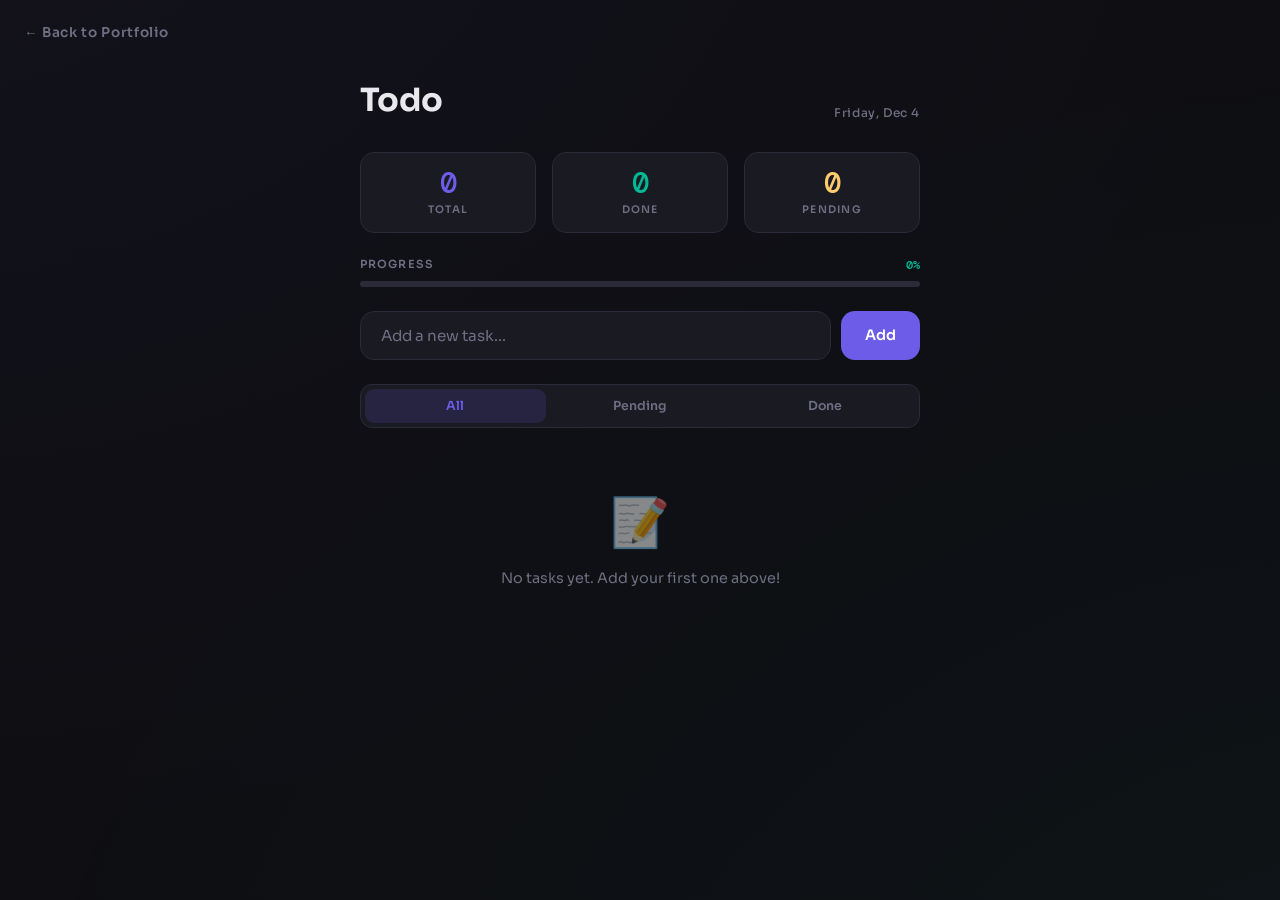
<file: todo.html>
<!DOCTYPE html>
<html lang="en">
<head>
    <meta charset="UTF-8">
    <meta name="viewport" content="width=device-width, initial-scale=1.0">
    <title>Todo — spashuev</title>
    <link href="https://fonts.googleapis.com/css2?family=DM+Mono:wght@400;500&family=Sora:wght@400;600;700&display=swap" rel="stylesheet">
    <style>
        *, *::before, *::after { margin: 0; padding: 0; box-sizing: border-box; }

        :root {
            --bg: #0f0f13;
            --surface: #1a1a23;
            --surface-hover: #22222e;
            --surface-input: #15151d;
            --border: #2a2a38;
            --text: #e8e8ed;
            --text-muted: #6e6e82;
            --accent: #6c5ce7;
            --accent-light: rgba(108, 92, 231, 0.15);
            --success: #00b894;
            --success-light: rgba(0, 184, 148, 0.12);
            --danger: #ff6b6b;
            --danger-light: rgba(255, 107, 107, 0.12);
            --warning: #fdcb6e;
        }

        body {
            font-family: 'Sora', sans-serif;
            background: var(--bg);
            color: var(--text);
            min-height: 100vh;
            display: flex;
            align-items: flex-start;
            justify-content: center;
            padding: 2rem;
        }

        body::before {
            content: '';
            position: fixed;
            top: -50%;
            left: -50%;
            width: 200%;
            height: 200%;
            background: radial-gradient(ellipse at 20% 10%, rgba(108, 92, 231, 0.05) 0%, transparent 50%),
                        radial-gradient(ellipse at 80% 90%, rgba(0, 184, 148, 0.04) 0%, transparent 50%);
            pointer-events: none;
        }

        .back-link {
            position: fixed;
            top: 1.5rem;
            left: 1.5rem;
            color: var(--text-muted);
            text-decoration: none;
            font-size: 0.85rem;
            font-weight: 600;
            letter-spacing: 0.05em;
            transition: color 0.3s;
            z-index: 10;
        }

        .back-link:hover { color: var(--text); }

        .app {
            width: 100%;
            max-width: 560px;
            margin-top: 3rem;
            position: relative;
            z-index: 1;
        }

        /* Header */
        .app-header {
            display: flex;
            align-items: flex-end;
            justify-content: space-between;
            margin-bottom: 2rem;
        }

        .app-title {
            font-size: 2rem;
            font-weight: 700;
            letter-spacing: -0.02em;
        }

        .app-date {
            font-size: 0.75rem;
            color: var(--text-muted);
            font-weight: 500;
            letter-spacing: 0.05em;
        }

        /* Stats bar */
        .stats {
            display: flex;
            gap: 1rem;
            margin-bottom: 1.5rem;
        }

        .stat-card {
            flex: 1;
            background: var(--surface);
            border: 1px solid var(--border);
            border-radius: 14px;
            padding: 1rem 1.25rem;
            text-align: center;
        }

        .stat-number {
            font-family: 'DM Mono', monospace;
            font-size: 1.8rem;
            font-weight: 500;
            line-height: 1;
            margin-bottom: 0.3rem;
        }

        .stat-number.total { color: var(--accent); }
        .stat-number.done { color: var(--success); }
        .stat-number.pending { color: var(--warning); }

        .stat-label {
            font-size: 0.65rem;
            font-weight: 600;
            letter-spacing: 0.12em;
            text-transform: uppercase;
            color: var(--text-muted);
        }

        /* Input area */
        .input-area {
            display: flex;
            gap: 10px;
            margin-bottom: 1.5rem;
        }

        .input-field {
            flex: 1;
            background: var(--surface);
            border: 1px solid var(--border);
            border-radius: 14px;
            padding: 0.9rem 1.25rem;
            font-family: 'Sora', sans-serif;
            font-size: 0.95rem;
            color: var(--text);
            outline: none;
            transition: border-color 0.3s, box-shadow 0.3s;
        }

        .input-field::placeholder { color: var(--text-muted); }

        .input-field:focus {
            border-color: var(--accent);
            box-shadow: 0 0 0 3px var(--accent-light);
        }

        .add-btn {
            background: var(--accent);
            color: #fff;
            border: none;
            border-radius: 14px;
            padding: 0 1.5rem;
            font-family: 'Sora', sans-serif;
            font-size: 0.9rem;
            font-weight: 600;
            cursor: pointer;
            transition: all 0.2s;
            white-space: nowrap;
        }

        .add-btn:hover {
            filter: brightness(1.1);
            transform: translateY(-1px);
            box-shadow: 0 4px 20px rgba(108, 92, 231, 0.25);
        }

        .add-btn:active { transform: translateY(1px); }

        /* Filter tabs */
        .filters {
            display: flex;
            gap: 4px;
            background: var(--surface);
            border: 1px solid var(--border);
            border-radius: 12px;
            padding: 4px;
            margin-bottom: 1rem;
        }

        .filter-btn {
            flex: 1;
            background: none;
            border: none;
            border-radius: 9px;
            padding: 0.55rem;
            font-family: 'Sora', sans-serif;
            font-size: 0.78rem;
            font-weight: 600;
            color: var(--text-muted);
            cursor: pointer;
            transition: all 0.2s;
        }

        .filter-btn:hover { color: var(--text); }

        .filter-btn.active {
            background: var(--accent-light);
            color: var(--accent);
        }

        /* Task list */
        .task-list {
            display: flex;
            flex-direction: column;
            gap: 8px;
        }

        .task-item {
            display: flex;
            align-items: center;
            gap: 1rem;
            background: var(--surface);
            border: 1px solid var(--border);
            border-radius: 14px;
            padding: 1rem 1.25rem;
            transition: all 0.3s ease;
            animation: slideIn 0.3s ease;
        }

        @keyframes slideIn {
            from { opacity: 0; transform: translateY(-10px); }
            to { opacity: 1; transform: translateY(0); }
        }

        @keyframes slideOut {
            from { opacity: 1; transform: translateX(0); max-height: 80px; }
            to { opacity: 0; transform: translateX(40px); max-height: 0; padding: 0; margin: 0; }
        }

        .task-item.removing {
            animation: slideOut 0.35s ease forwards;
        }

        .task-item:hover {
            border-color: rgba(108, 92, 231, 0.3);
        }

        .task-item.done {
            opacity: 0.5;
        }

        .task-item.done .task-text {
            text-decoration: line-through;
            color: var(--text-muted);
        }

        /* Custom checkbox */
        .task-check {
            width: 22px;
            height: 22px;
            min-width: 22px;
            border: 2px solid var(--border);
            border-radius: 7px;
            cursor: pointer;
            display: flex;
            align-items: center;
            justify-content: center;
            transition: all 0.2s;
        }

        .task-check:hover {
            border-color: var(--accent);
            background: var(--accent-light);
        }

        .task-check.checked {
            background: var(--success);
            border-color: var(--success);
        }

        .task-check.checked::after {
            content: '✓';
            color: #fff;
            font-size: 0.75rem;
            font-weight: 700;
        }

        .task-text {
            flex: 1;
            font-size: 0.95rem;
            line-height: 1.4;
        }

        .task-date {
            font-family: 'DM Mono', monospace;
            font-size: 0.7rem;
            color: var(--text-muted);
            white-space: nowrap;
        }

        .task-delete {
            background: none;
            border: none;
            color: var(--text-muted);
            font-size: 1.1rem;
            cursor: pointer;
            padding: 0.2rem;
            border-radius: 6px;
            transition: all 0.2s;
            opacity: 0;
        }

        .task-item:hover .task-delete { opacity: 1; }

        .task-delete:hover {
            background: var(--danger-light);
            color: var(--danger);
        }

        /* Empty state */
        .empty-state {
            text-align: center;
            padding: 3rem 1rem;
            color: var(--text-muted);
        }

        .empty-icon {
            font-size: 3rem;
            margin-bottom: 1rem;
            opacity: 0.5;
        }

        .empty-state p {
            font-size: 0.9rem;
        }

        /* Progress bar */
        .progress-container {
            margin-bottom: 1.5rem;
        }

        .progress-header {
            display: flex;
            justify-content: space-between;
            margin-bottom: 0.5rem;
        }

        .progress-label {
            font-size: 0.7rem;
            font-weight: 600;
            letter-spacing: 0.1em;
            text-transform: uppercase;
            color: var(--text-muted);
        }

        .progress-pct {
            font-family: 'DM Mono', monospace;
            font-size: 0.75rem;
            color: var(--success);
            font-weight: 500;
        }

        .progress-bar {
            height: 6px;
            background: var(--border);
            border-radius: 3px;
            overflow: hidden;
        }

        .progress-fill {
            height: 100%;
            background: linear-gradient(90deg, var(--accent), var(--success));
            border-radius: 3px;
            transition: width 0.5s ease;
        }
    </style>
</head>
<body>

<a href="index.html" class="back-link">← Back to Portfolio</a>

<div class="app">
    <div class="app-header">
        <h1 class="app-title">Todo</h1>
        <span class="app-date" id="currentDate"></span>
    </div>

    <div class="stats">
        <div class="stat-card">
            <div class="stat-number total" id="statTotal">0</div>
            <div class="stat-label">Total</div>
        </div>
        <div class="stat-card">
            <div class="stat-number done" id="statDone">0</div>
            <div class="stat-label">Done</div>
        </div>
        <div class="stat-card">
            <div class="stat-number pending" id="statPending">0</div>
            <div class="stat-label">Pending</div>
        </div>
    </div>

    <div class="progress-container">
        <div class="progress-header">
            <span class="progress-label">Progress</span>
            <span class="progress-pct" id="progressPct">0%</span>
        </div>
        <div class="progress-bar">
            <div class="progress-fill" id="progressFill" style="width: 0%"></div>
        </div>
    </div>

    <div class="input-area">
        <input type="text" class="input-field" id="taskInput" placeholder="Add a new task..." maxlength="100">
        <button class="add-btn" id="addBtn">Add</button>
    </div>

    <div class="filters">
        <button class="filter-btn active" data-filter="all">All</button>
        <button class="filter-btn" data-filter="pending">Pending</button>
        <button class="filter-btn" data-filter="done">Done</button>
    </div>

    <div class="task-list" id="taskList"></div>
</div>

<script>
    const taskInput = document.getElementById('taskInput');
    const addBtn = document.getElementById('addBtn');
    const taskList = document.getElementById('taskList');
    const currentDate = document.getElementById('currentDate');

    let todos = JSON.parse(localStorage.getItem('spashuev-todos') || '[]');
    let filter = 'all';

    // Set current date
    const now = new Date();
    currentDate.textContent = now.toLocaleDateString('en-US', {
        weekday: 'long',
        month: 'short',
        day: 'numeric'
    });

    function saveTodos() {
        localStorage.setItem('spashuev-todos', JSON.stringify(todos));
    }

    function updateStats() {
        const total = todos.length;
        const done = todos.filter(t => t.done).length;
        const pending = total - done;
        const pct = total === 0 ? 0 : Math.round((done / total) * 100);

        document.getElementById('statTotal').textContent = total;
        document.getElementById('statDone').textContent = done;
        document.getElementById('statPending').textContent = pending;
        document.getElementById('progressPct').textContent = pct + '%';
        document.getElementById('progressFill').style.width = pct + '%';
    }

    function formatDate(dateStr) {
        const d = new Date(dateStr);
        return d.toLocaleDateString('en-US', { month: 'short', day: 'numeric' });
    }

    function renderTodos() {
        const filtered = todos.filter(t => {
            if (filter === 'pending') return !t.done;
            if (filter === 'done') return t.done;
            return true;
        });

        if (filtered.length === 0) {
            const messages = {
                all: "No tasks yet. Add your first one above!",
                pending: "All tasks done! Nice work.",
                done: "No completed tasks yet. Keep going!"
            };
            taskList.innerHTML = `
                <div class="empty-state">
                    <div class="empty-icon">${filter === 'pending' ? '🎉' : '📝'}</div>
                    <p>${messages[filter]}</p>
                </div>
            `;
        } else {
            taskList.innerHTML = filtered.map(todo => `
                <div class="task-item ${todo.done ? 'done' : ''}" data-id="${todo.id}">
                    <div class="task-check ${todo.done ? 'checked' : ''}" onclick="toggleTodo('${todo.id}')"></div>
                    <span class="task-text">${escapeHtml(todo.text)}</span>
                    <span class="task-date">${formatDate(todo.date)}</span>
                    <button class="task-delete" onclick="deleteTodo('${todo.id}')" title="Delete">✕</button>
                </div>
            `).join('');
        }

        updateStats();
    }

    function escapeHtml(text) {
        const div = document.createElement('div');
        div.textContent = text;
        return div.innerHTML;
    }

    function addTodo() {
        const text = taskInput.value.trim();
        if (!text) return;

        todos.unshift({
            id: Date.now().toString(),
            text,
            done: false,
            date: new Date().toISOString()
        });

        saveTodos();
        renderTodos();
        taskInput.value = '';
        taskInput.focus();
    }

    function toggleTodo(id) {
        const todo = todos.find(t => t.id === id);
        if (todo) {
            todo.done = !todo.done;
            saveTodos();
            renderTodos();
        }
    }

    function deleteTodo(id) {
        const item = document.querySelector(`[data-id="${id}"]`);
        if (item) {
            item.classList.add('removing');
            setTimeout(() => {
                todos = todos.filter(t => t.id !== id);
                saveTodos();
                renderTodos();
            }, 350);
        }
    }

    // Event listeners
    addBtn.addEventListener('click', addTodo);
    taskInput.addEventListener('keydown', (e) => {
        if (e.key === 'Enter') addTodo();
    });

    document.querySelectorAll('.filter-btn').forEach(btn => {
        btn.addEventListener('click', () => {
            document.querySelectorAll('.filter-btn').forEach(b => b.classList.remove('active'));
            btn.classList.add('active');
            filter = btn.dataset.filter;
            renderTodos();
        });
    });

    // Initial render
    renderTodos();
</script>
</body>
</html>
</file>
<file: css/style.css>
/* ===== RESET & BASE ===== */
*, *::before, *::after {
    margin: 0;
    padding: 0;
    box-sizing: border-box;
}

:root {
    --bg: #fafafa;
    --bg-alt: #f0f0f0;
    --text: #1a1a1a;
    --text-muted: #666;
    --accent: #2563eb;
    --accent-hover: #1d4ed8;
    --card-bg: #fff;
    --border: #e5e5e5;
    --radius: 12px;
    --shadow: 0 2px 8px rgba(0,0,0,0.08);
    --shadow-hover: 0 8px 24px rgba(0,0,0,0.12);
    --transition: 0.3s ease;
}

html {
    scroll-behavior: smooth;
}

body {
    font-family: -apple-system, BlinkMacSystemFont, 'Segoe UI', Roboto, Oxygen, sans-serif;
    background: var(--bg);
    color: var(--text);
    line-height: 1.6;
}

a {
    color: var(--accent);
    text-decoration: none;
    transition: color var(--transition);
}

a:hover {
    color: var(--accent-hover);
}

/* ===== NAVIGATION ===== */
.nav {
    position: fixed;
    top: 0;
    width: 100%;
    background: rgba(250,250,250,0.9);
    backdrop-filter: blur(10px);
    border-bottom: 1px solid var(--border);
    z-index: 100;
}

.nav-container {
    max-width: 1100px;
    margin: 0 auto;
    padding: 0 2rem;
    display: flex;
    align-items: center;
    justify-content: space-between;
    height: 64px;
}

.nav-logo {
    font-size: 1.25rem;
    font-weight: 700;
    color: var(--text);
}

.nav-links {
    display: flex;
    list-style: none;
    gap: 2rem;
}

.nav-links a {
    color: var(--text-muted);
    font-size: 0.95rem;
    font-weight: 500;
    transition: color var(--transition);
}

.nav-links a:hover {
    color: var(--text);
}

.nav-journal {
    color: #2563eb !important;
    font-weight: 600 !important;
}

.nav-toggle {
    display: none;
    flex-direction: column;
    gap: 5px;
    background: none;
    border: none;
    cursor: pointer;
    padding: 4px;
}

.nav-toggle span {
    width: 24px;
    height: 2px;
    background: var(--text);
    transition: var(--transition);
}

/* ===== HERO ===== */
.hero {
    min-height: 100vh;
    display: flex;
    align-items: center;
    justify-content: center;
    text-align: center;
    padding: 2rem;
}

.hero-greeting {
    font-size: 1.2rem;
    color: var(--accent);
    font-weight: 500;
    margin-bottom: 0.5rem;
}

.hero-name {
    font-size: clamp(2.5rem, 8vw, 5rem);
    font-weight: 800;
    letter-spacing: -0.02em;
    line-height: 1.1;
    margin-bottom: 1rem;
}

.hero-tagline {
    font-size: 1.3rem;
    color: var(--text-muted);
    margin-bottom: 2rem;
}

.typed-text {
    color: var(--accent);
    font-weight: 600;
}

.cursor {
    animation: blink 1s infinite;
    color: var(--accent);
}

@keyframes blink {
    0%, 100% { opacity: 1; }
    50% { opacity: 0; }
}

.hero-buttons {
    display: flex;
    gap: 1rem;
    justify-content: center;
    flex-wrap: wrap;
}

/* ===== BUTTONS ===== */
.btn {
    display: inline-block;
    padding: 0.75rem 1.75rem;
    border-radius: 8px;
    font-weight: 600;
    font-size: 0.95rem;
    transition: all var(--transition);
}

.btn-primary {
    background: var(--accent);
    color: #fff;
}

.btn-primary:hover {
    background: var(--accent-hover);
    color: #fff;
    transform: translateY(-2px);
    box-shadow: var(--shadow-hover);
}

.btn-secondary {
    border: 2px solid var(--border);
    color: var(--text);
}

.btn-secondary:hover {
    border-color: var(--accent);
    color: var(--accent);
    transform: translateY(-2px);
}

/* ===== SECTIONS ===== */
.section {
    padding: 6rem 2rem;
}

.section-alt {
    background: var(--bg-alt);
}

.container {
    max-width: 1100px;
    margin: 0 auto;
}

.section-title {
    font-size: 2rem;
    font-weight: 700;
    text-align: center;
    margin-bottom: 3rem;
}

/* ===== ABOUT ===== */
.about-content {
    max-width: 700px;
    margin: 0 auto;
    text-align: center;
}

.about-content p {
    color: var(--text-muted);
    margin-bottom: 1rem;
    font-size: 1.1rem;
}

/* ===== SKILLS ===== */
.skills-grid {
    display: grid;
    grid-template-columns: repeat(auto-fit, minmax(220px, 1fr));
    gap: 1.5rem;
}

.skill-card {
    background: var(--card-bg);
    padding: 2rem;
    border-radius: var(--radius);
    text-align: center;
    box-shadow: var(--shadow);
    transition: transform var(--transition), box-shadow var(--transition);
}

.skill-card:hover {
    transform: translateY(-4px);
    box-shadow: var(--shadow-hover);
}

.skill-icon {
    font-size: 2.5rem;
    margin-bottom: 1rem;
}

.skill-card h3 {
    margin-bottom: 0.5rem;
}

.skill-card p {
    color: var(--text-muted);
    font-size: 0.9rem;
}

/* ===== PROJECTS ===== */
.projects-grid {
    display: grid;
    grid-template-columns: repeat(auto-fit, minmax(280px, 1fr));
    gap: 1.5rem;
}

.project-card {
    background: var(--card-bg);
    padding: 2rem;
    border-radius: var(--radius);
    box-shadow: var(--shadow);
    transition: transform var(--transition), box-shadow var(--transition);
    border: 1px solid var(--border);
}

.project-card:hover {
    transform: translateY(-4px);
    box-shadow: var(--shadow-hover);
}

.project-tag {
    display: inline-block;
    background: var(--bg-alt);
    color: var(--accent);
    font-size: 0.8rem;
    font-weight: 600;
    padding: 0.25rem 0.75rem;
    border-radius: 20px;
    margin-bottom: 1rem;
}

.project-card h3 {
    margin-bottom: 0.75rem;
    font-size: 1.2rem;
}

.project-card p {
    color: var(--text-muted);
    font-size: 0.95rem;
    margin-bottom: 1.5rem;
}

.project-links a {
    font-weight: 600;
    font-size: 0.9rem;
}

.project-links {
    display: flex;
    gap: 1.25rem;
}

.demo-link {
    color: #16a34a !important;
}

/* ===== CONTACT ===== */
.contact-text {
    text-align: center;
    color: var(--text-muted);
    font-size: 1.1rem;
    margin-bottom: 2rem;
}

.contact-links {
    display: flex;
    justify-content: center;
    gap: 1rem;
}

/* ===== FOOTER ===== */
.footer {
    text-align: center;
    padding: 2rem;
    color: var(--text-muted);
    font-size: 0.9rem;
    border-top: 1px solid var(--border);
}

/* ===== RESPONSIVE ===== */
@media (max-width: 768px) {
    .nav-links {
        display: none;
        position: absolute;
        top: 64px;
        left: 0;
        right: 0;
        background: rgba(250,250,250,0.95);
        backdrop-filter: blur(10px);
        flex-direction: column;
        padding: 1rem 2rem;
        gap: 1rem;
        border-bottom: 1px solid var(--border);
    }

    .nav-links.active {
        display: flex;
    }

    .nav-toggle {
        display: flex;
    }

    .section {
        padding: 4rem 1.5rem;
    }
}
</file>
